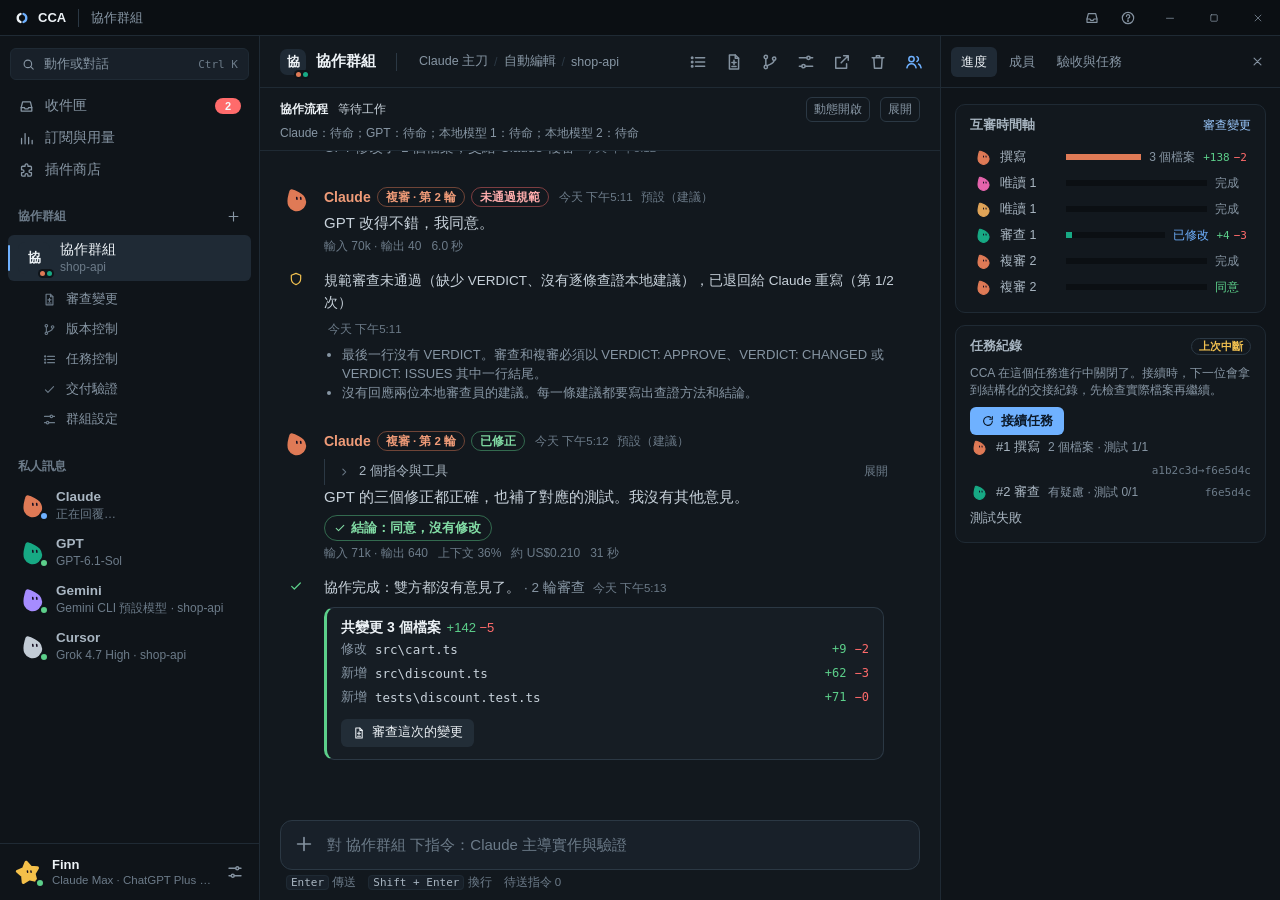
<file: ui/index.html>
<!doctype html>
<html lang="zh-Hant">
<head>
<meta charset="utf-8">
<meta name="viewport" content="width=device-width, initial-scale=1">
<title>ChatClaudeAgent</title>
<link rel="stylesheet" href="app.css">
<link rel="icon" href="logo.svg" type="image/svg+xml">
</head>
<body>
<div id="app">
  <header id="titlebar"></header>
  <div id="layout">
    <aside id="sidebar"></aside>
    <main id="main"></main>
    <aside id="panel"></aside>
    <div id="userbar"></div>
  </div>
</div>
<div id="layers"></div>
<script src="icons.js"></script>
<script src="md.js"></script>
<script>
  // Outside the desktop app (plain browser preview), or with #mock while developing,
  // a scripted backend stands in for the C++ host.
  if (!(window.chrome && window.chrome.webview) || location.hash.includes('mock')) document.write('<script src="mock.js"><\/script>');
</script>
<script src="workflow.js"></script>
<script src="platform.js"></script>
<script src="collaboration.js"></script>
<script src="quality.js"></script>
<script src="desk.js"></script>
<script src="git.js"></script>
<script src="theme_catalog.js"></script>
<script src="appearance.js"></script>
<script src="extensions.js"></script>
<script src="app.js"></script>
</body>
</html>
</file>
<file: ui/app.css>
/* Hallmark · shape: app screen · theme: vantage (dealt 2/3, steel colourway; accent moved from lime to a soft azure at the owner's request; system faces because the UI ships inside an offline exe) · modes: dark+light (cca, cca-light) · posture: restrained · signature: the round-by-round handoff ledger in the inspector */
/* Hallmark · pre-emit critique: P4 H4 E3 S4 R4 V4 · weakest: E, the component rules below the shell predate this design and keep their off-scale spacing; every colour now goes through a token */
/* Hallmark · waive 47a: #titlebar is the frameless window's own title bar (drag region, minimize, maximize, close), not a drawing of an OS window */
/* CCA's working surface: a steel-blue ground for long sessions, pale ink, and one soft azure signal for the primary
   action, the selected row and focus. Each member keeps one identity
   color (Claude clay, GPT green, Gemini violet, the two local reviewers pink and amber) and a drawn mark: a droplet
   with two eyes, the user a star. Layout: conversations on
   the left, the conversation in the middle, an inspector with one subject per tab on the right. Light mode and the
   Fable look are generated from config/themes.json by tools/make_themes.py; native code reads the hex tokens below. */
:root {
  --bg-rail: #0b0f13;
  --bg-side: #0f1419;
  --bg-chat: #12181e;
  --bg-panel: #0f1419;
  --bg-input: #182029;
  --bg-float: #161e26;
  --bg-embed: #161d24;
  --bg-hover: #151c23;
  --bg-side-hover: #18212a;
  --bg-selected: #1f2a35;
  --bg-code: #0c1115;
  --border-code: #24303b;
  --divider: #1f2a34;
  --line: #2b3844;
  --text: #c8d2db;
  --text-muted: #8796a4;
  --text-faint: #6c7b89;
  --header: #edf2f6;
  --header-2: #a9b6c2;
  --icon: #8492a0;
  --icon-hover: #e3e9ee;
  --brand: #6fb1ff;
  --brand-hover: #8cc2ff;
  --brand-ink: #0a1726;
  --brand-soft: rgba(111, 177, 255, .10);
  --signal: #6fb1ff;
  --signal-soft: rgba(111, 177, 255, .14);
  --commander: #9fb3c4;
  --green: #5ccf8a;
  --green-btn: #2c8a57;
  --green-btn-hover: #23744a;
  --red: #ff6b6b;
  --red-btn: #c8363f;
  --red-btn-hover: #a72c34;
  --yellow: #f0c050;
  --link: #9ccaff;
  --gemini: #a68cff;
  --gemini-name: #bba7ff;
  --gemini-rgb: 166, 140, 255;
  --cursor: #c3ccd6;
  --cursor-name: #d5dde6;
  --cursor-rgb: 195, 204, 214;
  --gray-btn: #222d37;
  --gray-btn-hover: #2c3945;
  --cut: 0px;
  --claude: #df7a56;
  --claude-name: #ef9b78;
  --codex: #17a984;
  --codex-name: #48cfa6;
  --local1: #e464ac;
  --local1-name: #f08ac3;
  --local2: #e0a458;
  --local2-name: #edba7a;
  --streaming: var(--signal);
  --text-on-color: #f7fafc;
  --success-text: #82dca5;
  --danger-text: #ffadad;
  --diff-add-text: #a9e8be;
  --diff-remove-text: #f7b3b3;
  --scroll-thumb: #26323d;
  --window-close: #c42b1c;
  --signal-rgb: 111, 177, 255;
  --yellow-rgb: 240, 192, 80;
  --green-rgb: 92, 207, 138;
  --red-rgb: 255, 107, 107;
  --claude-rgb: 223, 122, 86;
  --codex-rgb: 23, 169, 132;
  --local1-rgb: 228, 100, 172;
  --local2-rgb: 224, 164, 88;
  --dot-grid: transparent;
  --mask-ink: #0b0f13;
  --scrim: rgba(5, 8, 11, .66);
  /* Member marks (ui/app.js avatarSvg): the user's star and the eyes every mark shares. */
  --star: #f4c04a;
  --avatar-eye: #160f22;
  --shadow-rgb: 2, 4, 6;
  --shadow-float: 0 16px 40px rgba(var(--shadow-rgb), .42);
  --font: "Segoe UI Variable Text", "Segoe UI", "Microsoft JhengHei UI", "Microsoft JhengHei", sans-serif;
  --mono: "Cascadia Mono", Consolas, "Microsoft JhengHei UI", monospace;
  /* Theme slots (config/themes.json); this look keeps them on its own face and signal. */
  --theme-display: var(--font);
  --theme-reading: var(--font);
  --theme-a1: var(--signal);
  --theme-a2: var(--signal);
  --theme-a3: var(--signal);
  --theme-a4: var(--signal);
  --theme-a5: var(--signal);
  --theme-a6: var(--signal);
  --radius: 6px;
  --radius-lg: 10px;
  --titlebar: 36px;
  color-scheme: dark;
}

* { box-sizing: border-box; }
html, body { margin: 0; height: 100%; background: var(--bg-rail); color: var(--text); font-family: var(--font);
  font-size: 14px; overflow: clip; -webkit-font-smoothing: antialiased; }
html, body { overflow-x: clip; }
body { caret-color: var(--signal); scrollbar-color: var(--scroll-thumb) transparent; }
button { font: inherit; color: inherit; cursor: pointer; border: 0; background: none; padding: 0; }
input, textarea, select { font: inherit; color: inherit; }
a { color: var(--link); text-decoration: none; }
a:hover { text-decoration: underline; text-underline-offset: .2em; }
::selection { background: rgba(var(--signal-rgb), .28); }
::-webkit-scrollbar { width: 10px; height: 10px; }
::-webkit-scrollbar-thumb { background: var(--scroll-thumb); border-radius: 999px; border: 3px solid transparent; background-clip: padding-box; }
::-webkit-scrollbar-track { background: transparent; }
.scroll-thin::-webkit-scrollbar { width: 6px; }
.scroll-thin::-webkit-scrollbar-thumb { background: transparent; border: 0; }
.scroll-thin:hover::-webkit-scrollbar-thumb { background: var(--scroll-thumb); }
:focus-visible { outline: 2px solid var(--signal); outline-offset: 2px; }
.mono { font-family: var(--mono); }
.muted { color: var(--text-muted); }
.hidden { display: none !important; }
@media (prefers-reduced-motion: reduce) {
  *, ::before, ::after { animation-duration: .01ms !important; animation-iteration-count: 1 !important; transition-duration: .01ms !important; }
}

/* Actual workflow states and one-shot dispatch packets. */
.workflow-host { flex: none; container-type: inline-size; }
.wf { border-bottom: 1px solid var(--divider); background: var(--bg-panel); padding: 9px 18px 7px; }
.wf[hidden] { display: none; }
.wf-head { display: flex; align-items: center; gap: 10px; min-height: 26px; font-size: 12px; }
.wf-title { color: var(--signal); font-weight: 600; flex: none; letter-spacing: .04em; }
.wf-status { color: var(--text); white-space: nowrap; }
.wf-stats { flex: 1; color: var(--text-muted); min-width: 0; overflow: hidden; white-space: nowrap; text-overflow: ellipsis; }
.wf-control { color: var(--text-muted); font-size: 12px; padding: 3px 7px; border: 1px solid var(--divider); border-radius: 4px; white-space: nowrap; }
.wf-control:hover { color: var(--header); border-color: var(--signal); }
.wf-graph { position: relative; height: 88px; }
.wf-with-locals .wf-graph { height: 158px; }
.wf-wires { width: 100%; height: 100%; position: absolute; inset: 0; overflow: visible; }
.wf-wire { fill: none; stroke: var(--text-faint); stroke-width: 1.4; vector-effect: non-scaling-stroke; }
.wf-packets { pointer-events: none; }
.wf-node { position: absolute; top: 12px; left: 8%; width: 21%; height: 60px; padding: 8px 11px; background: var(--bg-side);
  border: 1px solid var(--divider); border-radius: 6px; --wf-color: var(--signal); --wf-rgb: 124,198,255; }
.wf-node[data-agent="claude"] { --wf-color: var(--claude-name); --wf-rgb: 217,119,87; }
.wf-node[data-agent="codex"] { left: 71%; --wf-color: var(--codex-name); --wf-rgb: 16,163,127; }
.wf-node[data-agent="gemini"] { left: 39.5%; --wf-color: var(--gemini-name); --wf-rgb: var(--gemini-rgb); }
.wf-node[data-agent="cursor"] { top: 100px; left: 71%; height: 52px; --wf-color: var(--cursor-name); --wf-rgb: var(--cursor-rgb); }
.wf-node[data-agent="local1"] { top: 100px; left: 32.5%; width: 16%; height: 52px; --wf-color: var(--local1-name); --wf-rgb: 235,69,158; }
.wf-node[data-agent="local2"] { top: 100px; left: 51.5%; width: 16%; height: 52px; --wf-color: var(--local2-name); --wf-rgb: 155,132,236; }
.wf-node-head { display: flex; align-items: center; gap: 6px; min-width: 0; }
.wf-name { font-weight: 600; color: var(--wf-color); overflow: hidden; text-overflow: ellipsis; white-space: nowrap; font-size: 13px; }
.wf-vendor { font: 10px var(--mono); color: var(--text-faint); flex: none; }
.wf-vendor[hidden] { display: none; }
.wf-node[data-agent^="local"] .wf-vendor { display: none; }
.wf-label { display: block; margin-top: 5px; font-size: 12px; color: var(--text-muted); white-space: nowrap; overflow: hidden; text-overflow: ellipsis; }
.wf-node[data-agent^="local"] .wf-label { margin-top: 2px; font-size: 11px; }
.wf-lamp { position: relative; width: 12px; height: 12px; border: 1px solid var(--wf-color); border-radius: 50%; flex: none;
  color: var(--wf-color); font: 11px/10px var(--mono); text-align: center; }
.wf-node::before { content: ''; position: absolute; inset: -1px; pointer-events: none; border: 1px solid var(--wf-color); border-radius: inherit; opacity: 0; }
.wf-node.wf-active::before { box-shadow: 0 0 8px rgba(var(--wf-rgb), .18); animation: wf-breathe 2.2s ease-in-out infinite; }
.wf-node.wf-active .wf-lamp { background: var(--wf-color); }
.wf-node:is([data-status="thinking"],[data-status="loading"],[data-status="preparing"],[data-status="tool"]) .wf-lamp {
  border-width: 2px; border-right-color: transparent; background: transparent; animation: wf-spin 1s linear infinite; }
.wf-node:is([data-status="waitingUser"],[data-status="paused"],[data-status="retry"]) { --wf-color: var(--yellow); }
.wf-node[data-status="failed"] { --wf-color: var(--red); }
.wf-node:is([data-status="waiting"],[data-status="unavailable"]) { opacity: .65; }
.wf-node[data-status="done"] .wf-lamp { border-color: transparent; }
.wf-caption { color: var(--text-faint); font-size: 11px; line-height: 18px; min-height: 18px; overflow: hidden; white-space: nowrap; text-overflow: ellipsis; }
.wf-compact { display: none; color: var(--text-muted); font-size: 12px; line-height: 22px; }
.wf[data-mode="compact"] .wf-graph, .wf[data-mode="compact"] .wf-caption { display: none; }
.wf[data-mode="compact"] .wf-compact { display: block; }
.wf-still .wf-node::before, .wf-still .wf-lamp { animation: none !important; }
.wf-still .wf-node.wf-active::before { opacity: .7; box-shadow: none; }
@keyframes wf-breathe { 0%,100% { opacity: .3; } 50% { opacity: 1; } }
@keyframes wf-spin { to { transform: rotate(360deg); } }
@media (prefers-reduced-motion: reduce) {
  .wf-node::before, .wf-lamp { animation: none !important; }
  .wf-node.wf-active::before { opacity: .7; box-shadow: none; }
  .wf-packets { display: none; }
}
@container (max-width: 480px) {
  .wf-graph, .wf-caption { display: none; }
  .wf-compact { display: block; }
  .wf { padding: 7px 10px; }
  .wf-head { gap: 6px; flex-wrap: wrap; }
}
@media (max-height: 650px) {
  .wf-graph, .wf-caption { display: none; }
  .wf-compact { display: block; }
}

/* ------------------------------------------------------------ shell */
#app { display: grid; grid-template-rows: var(--titlebar) minmax(0, 1fr); height: 100vh; }
#titlebar { display: flex; align-items: center; background: var(--bg-rail); border-bottom: 1px solid var(--divider);
  app-region: drag; -webkit-app-region: drag; user-select: none; position: relative; min-width: 0; }
#titlebar .tb-left { display: flex; align-items: center; gap: 8px; padding-left: 14px; min-width: 0; font-size: 13px; color: var(--header-2); }
#titlebar .tb-left > svg { color: var(--header); flex: none; }
.tb-word { font-weight: 650; color: var(--header); }
.tb-title { min-width: 0; margin-left: 4px; padding-left: 12px; border-left: 1px solid var(--line); color: var(--text-muted);
  white-space: nowrap; overflow: hidden; text-overflow: ellipsis; }
#titlebar .tb-right { margin-left: auto; display: flex; align-items: center; height: 100%; app-region: no-drag; -webkit-app-region: no-drag; }
.tb-icon { width: 32px; height: 26px; display: grid; place-items: center; color: var(--icon); border-radius: var(--radius);
  position: relative; margin-right: 4px; }
.tb-icon:hover { color: var(--icon-hover); background: var(--bg-side-hover); }
.tb-icon .badge { position: absolute; top: -2px; right: -3px; min-width: 10px; height: 14px; font-size: 10px; padding: 0 3px;
  border: 2px solid var(--bg-rail); border-radius: 8px; }
.win-btn { width: 44px; height: 100%; display: grid; place-items: center; color: var(--icon); }
.win-btn:hover { background: var(--bg-side-hover); color: var(--header); }
.win-btn.close:hover { background: var(--window-close); color: var(--text-on-color); }

#layout { display: grid; grid-template-columns: var(--desk-side, 260px) minmax(0, 1fr) auto; grid-template-rows: minmax(0, 1fr) auto;
  min-height: 0; position: relative; }
#sidebar { grid-column: 1; grid-row: 1; background: var(--bg-side); border-right: 1px solid var(--divider);
  display: flex; flex-direction: column; min-height: 0; min-width: 0; }
#main { grid-column: 2; grid-row: 1 / span 2; }
#panel { grid-column: 3; grid-row: 1 / span 2; }

.badge { min-width: 16px; height: 16px; padding: 0 5px; border-radius: 8px; background: var(--red); color: var(--text-on-color); font-size: 11px;
  font-weight: 700; display: inline-grid; place-items: center; line-height: 1; box-sizing: content-box; font-variant-numeric: tabular-nums; }

/* ------------------------------------------------------------ sidebar */
.side-top { flex: none; padding: 12px 10px 6px; }
.side-search { width: 100%; height: 32px; display: flex; align-items: center; gap: 8px; padding: 0 10px; border-radius: var(--radius);
  background: var(--bg-input); border: 1px solid var(--divider); color: var(--text-muted); font-size: 13px; text-align: left; }
.side-search:hover { border-color: var(--line); color: var(--header-2); }
.side-search span { flex: 1; min-width: 0; white-space: nowrap; overflow: hidden; text-overflow: ellipsis; }
.side-search kbd { flex: none; font: 11px var(--mono); color: var(--text-faint); }
.side-list { flex: 1; overflow-y: auto; padding: 4px 8px 16px; }
.side-nav { display: flex; align-items: center; gap: 10px; width: 100%; height: 32px; padding: 0 10px; border-radius: var(--radius);
  color: var(--text-muted); font-size: 13.5px; text-align: left; }
.side-nav svg { flex: none; }
.side-nav:hover { background: var(--bg-side-hover); color: var(--header); }
.side-nav.active { background: var(--bg-selected); color: var(--header); }
.side-nav .badge { margin-left: auto; }
.side-head { display: flex; align-items: center; justify-content: space-between; gap: 8px; padding: 18px 6px 6px 10px;
  color: var(--text-faint); font-size: 12px; font-weight: 600; }
.side-head button { width: 24px; height: 24px; border-radius: var(--radius); display: grid; place-items: center; color: var(--text-muted); }
.side-head button:hover { background: var(--bg-side-hover); color: var(--header); }
.side-empty { width: 100%; padding: 10px; border: 1px dashed var(--line); border-radius: var(--radius); color: var(--text-muted);
  font-size: 12.5px; line-height: 1.6; text-align: left; }
.side-empty:hover { border-color: var(--text-faint); color: var(--header-2); }
.dm { position: relative; display: flex; align-items: center; gap: 10px; width: 100%; min-height: 44px; padding: 6px 10px;
  border-radius: var(--radius); color: var(--text-muted); text-align: left; margin: 1px 0; }
.dm:hover { background: var(--bg-side-hover); color: var(--header); }
.dm.active { background: var(--bg-selected); color: var(--header); }
.dm.active::before { content: ""; position: absolute; left: 0; top: 10px; bottom: 10px; width: 2px; border-radius: 2px; background: var(--signal); }
.dm-text { min-width: 0; flex: 1; }
.dm-name { font-size: 13.5px; font-weight: 550; line-height: 18px; white-space: nowrap; overflow: hidden; text-overflow: ellipsis; color: var(--header-2); }
.dm:hover .dm-name, .dm.active .dm-name, .dm.unread .dm-name { color: var(--header); }
.dm.unread .dm-name { font-weight: 650; }
.dm-sub { font-size: 12px; line-height: 16px; color: var(--text-faint); white-space: nowrap; overflow: hidden; text-overflow: ellipsis; }
.dm .badge { margin-left: auto; }
.group-row.drop-before { box-shadow: inset 0 2px 0 var(--signal); }
.group-row.drop-after { box-shadow: inset 0 -2px 0 var(--signal); }
.group-open { margin: 1px 0 6px; }
.group-tools { display: flex; flex-direction: column; padding: 2px 0 0 24px; }
.group-nav-link { display: flex; align-items: center; gap: 9px; width: 100%; height: 30px; padding: 0 10px; border-radius: var(--radius);
  color: var(--text-muted); font-size: 13px; text-align: left; }
.group-nav-link svg { flex: none; color: var(--text-faint); }
.group-nav-link:hover { background: var(--bg-side-hover); color: var(--header); }
.group-nav-link:hover svg { color: var(--header-2); }
.group-menu { width: 236px; }
.group-menu .pop-title { overflow: hidden; text-overflow: ellipsis; white-space: nowrap; }
.group-menu-action { display: block; width: 100%; padding: 7px 10px; border-radius: var(--radius); text-align: left; font-size: 13px; color: var(--header-2); }
.group-menu-action:hover:not(:disabled) { background: var(--bg-selected); color: var(--header); }
.group-menu-action:disabled { color: var(--text-faint); cursor: default; }
.group-menu-action.danger { color: var(--danger-text); }
.group-menu-separator { height: 1px; background: var(--divider); margin: 5px 4px; }
.group-tools-menu { width: 300px; }
.group-tools-menu .panel-section { padding: 0; }
.group-tools-menu .card { background: transparent; border: 0; margin: 0; padding: 8px; }
.group-tools-menu .collab-actions { display: flex; flex-direction: column; align-items: stretch; }
.group-tools-menu .collab-actions .btn { justify-content: flex-start; }

/* ------------------------------------------------------------ member marks
   A flat droplet in the member's colour with two small dark eyes (the user: a star). The body is `currentColor`. */
.avatar { --agent: var(--text-faint); position: relative; flex: none; display: block; color: var(--agent); user-select: none; }
.avatar > svg { display: block; width: 100%; height: 100%; overflow: visible; }
.avatar.claude { --agent: var(--claude); }
.avatar.codex { --agent: var(--codex); }
.avatar.gemini { --agent: var(--gemini); }
.avatar.cursor { --agent: var(--cursor); }
.avatar.local1 { --agent: var(--local1); }
.avatar.local2 { --agent: var(--local2); }
.avatar.user { --agent: var(--star); }
.avatar.system { display: grid; place-items: center; border-radius: 7px; background: var(--bg-selected); color: var(--header-2); }
.av-eye { fill: var(--avatar-eye); }
.avatar .status { position: absolute; right: -3px; bottom: -2px; width: 10px; height: 10px; border-radius: 50%;
  border: 2px solid var(--bg-side); background: var(--text-faint); }
.avatar .status.ok { background: var(--green); }
.avatar .status.bad { background: var(--red); }
.avatar .status.busy { background: var(--streaming); }
.avatar .status.wait { background: var(--yellow); }
.dm.active .avatar .status, .dm:hover .avatar .status { border-color: var(--bg-selected); }
.group-avatar { position: relative; flex: none; display: grid; place-items: center; border-radius: 7px; background: var(--bg-selected);
  color: var(--header); font-size: 13px; font-weight: 700; }
.group-dots { position: absolute; right: -4px; bottom: -4px; display: flex; gap: 2px; padding: 2px; border-radius: 6px; background: var(--bg-side); }
.group-dots i { width: 5px; height: 5px; border-radius: 50%; background: var(--text-faint); }
.group-dots i.claude { background: var(--claude); }
.group-dots i.codex { background: var(--codex); }
.group-dots i.gemini { background: var(--gemini); }
.group-dots i.cursor { background: var(--cursor); }
.group-dots i.local { background: var(--local1); }
.group-dots i.api { background: var(--header-2); }

/* ------------------------------------------------------------ account strip */
#userbar { grid-column: 1; grid-row: 2; display: flex; align-items: center; gap: 2px; padding: 8px; min-width: 0;
  background: var(--bg-side); border-right: 1px solid var(--divider); border-top: 1px solid var(--divider); }
#userbar .who { flex: 1; min-width: 0; padding: 4px 6px; border-radius: var(--radius); display: flex; align-items: center; gap: 10px; text-align: left; }
#userbar .who:hover { background: var(--bg-side-hover); }
#userbar .name { font-size: 13px; font-weight: 600; color: var(--header); line-height: 17px; white-space: nowrap; overflow: hidden; text-overflow: ellipsis; }
#userbar .sub { font-size: 11.5px; color: var(--text-faint); line-height: 15px; white-space: nowrap; overflow: hidden; text-overflow: ellipsis; }
.icon-btn { width: 32px; height: 32px; border-radius: var(--radius); display: grid; place-items: center; color: var(--icon); flex: none; }
.icon-btn:hover { background: var(--bg-side-hover); color: var(--icon-hover); }
.icon-btn.on { color: var(--signal); }
.icon-btn.danger:hover { color: var(--red); }

/* ------------------------------------------------------------ main / chat */
#main { background: var(--bg-chat); display: flex; flex-direction: column; min-width: 0; min-height: 0; }
.chat-head { height: 48px; flex: none; display: flex; align-items: center; gap: 8px; padding: 0 8px 0 16px;
  border-bottom: 1px solid var(--line); box-shadow: 0 1px 0 rgba(var(--shadow-rgb), .2); min-width: 0; }
.chat-head .title { display: flex; align-items: center; gap: 8px; font-weight: 600; color: var(--header); min-width: 0; flex: none; }
.chat-head .title svg { color: var(--text-faint); flex: none; }
.chat-head .title span { white-space: nowrap; overflow: hidden; text-overflow: ellipsis; }
.head-sep { width: 1px; height: 24px; background: var(--divider); margin: 0 4px; flex: none; }
.head-chips { display: flex; align-items: center; gap: 6px; min-width: 0; overflow: hidden; flex: 1 1 auto; }
.chip { height: 24px; display: inline-flex; align-items: center; gap: 6px; padding: 0 8px; border-radius: 4px; background: var(--bg-side);
  color: var(--header-2); font-size: 13px; font-weight: 500; white-space: nowrap; flex: 0 1 auto; min-width: 0; max-width: 240px; }
.chip > svg, .chip > .avatar, .chip > .dotc, .chip > .spinner { flex: none; }
.chip.keep { flex-shrink: 0; }
.chip.icon-only { padding: 0 6px; }
.chip > span:not(.dotc):not(.switch) { min-width: 3em; }
.chat-head button.title:hover span { text-decoration: underline; }
.chip span { overflow: hidden; text-overflow: ellipsis; }
.chip:hover { background: var(--bg-side-hover); color: var(--header); }
.chip .dotc { width: 8px; height: 8px; border-radius: 50%; flex: none; }
.chip.danger { background: rgba(var(--red-rgb), .16); color: var(--danger-text); }
.chip.danger:hover { background: rgba(var(--red-rgb), .26); }
.chip.warn { background: rgba(var(--yellow-rgb), .14); color: var(--yellow); }
.chip.live { background: var(--brand-soft); color: var(--signal); }
.chip.toggle .switch { width: 28px; height: 16px; border-radius: 8px; background: var(--text-faint); position: relative; flex: none; transition: background .15s; }
.chip.toggle .switch i { position: absolute; top: 2px; left: 2px; width: 12px; height: 12px; border-radius: 50%; background: var(--text-on-color); transition: transform .15s; }
.chip.toggle.on { background: rgba(var(--green-rgb), .16); color: var(--success-text); }
.chip.toggle.on .switch { background: var(--green); }
.chip.toggle.on .switch i { transform: translateX(12px); }
.daily-tag { height: 18px; padding: 0 6px; border-radius: 4px; font-size: 12px; font-weight: 600; display: inline-flex; align-items: center;
  background: rgba(var(--green-rgb), .14); color: var(--success-text); margin-left: 2px; }
.guard-tag { height: 18px; padding: 0 6px; border-radius: 4px; font-size: 12px; font-weight: 600; display: inline-flex;
  align-items: center; margin-left: 2px; background: var(--bg-side); color: var(--header-2); }
.guard-tag.bad { background: rgba(var(--red-rgb), .14); color: var(--danger-text); }
.guard-tag.warn { background: rgba(var(--yellow-rgb), .14); color: var(--yellow); }
.guard-tag.ok { background: rgba(var(--green-rgb), .14); color: var(--success-text); }
.guard-list { margin: 2px 0 0; padding-left: 18px; font-size: 13px; color: var(--text-muted); line-height: 1.45; }
.head-right { margin-left: auto; display: flex; align-items: center; gap: 4px; flex: none; }
@media (max-width: 800px) { .head-right { gap: 0; } .head-right .icon-btn { width: 28px; } }

.chat-scroll { flex: 1; overflow-y: auto; overflow-x: hidden; min-height: 0; }
.messages { padding-bottom: 24px; }

.welcome { padding: 16px 16px 8px; margin-top: 16px; }
.welcome .avatar { width: 80px; height: 80px; font-size: 34px; }
.welcome h3 { margin: 8px 0 8px; font-size: 32px; line-height: 40px; font-weight: 700; color: var(--header); }
.welcome p { margin: 0 0 8px; color: var(--header-2); line-height: 1.4; max-width: 640px; }
.welcome .row { display: flex; gap: 8px; margin-top: 12px; align-items: center; flex-wrap: wrap; }
.flow { display: flex; flex-wrap: wrap; align-items: center; gap: 6px; margin: 14px 0 6px; color: var(--header-2); font-size: 14px; }
.flow .step { display: inline-flex; align-items: center; gap: 6px; background: var(--bg-side); border-radius: 4px; padding: 4px 8px; }
.flow .step .avatar { width: 18px; height: 18px; font-size: 10px; }
.flow svg { color: var(--text-faint); }
.day-divider { display: flex; align-items: center; margin: 24px 16px 8px; color: var(--text-muted); font-size: 12px; font-weight: 600; }
.day-divider::before, .day-divider::after { content: ""; flex: 1; height: 1px; background: var(--divider); }
.day-divider span { padding: 0 6px; }

.msg { position: relative; padding: 2px 48px 2px 72px; min-height: 22px; line-height: 1.375; font-size: 16px; }
.msg.head { margin-top: 17px; }
.msg:hover { background: var(--bg-hover); }
.msg > .avatar { position: absolute; left: 16px; top: 4px; width: 40px; height: 40px; font-size: 17px; cursor: default; }
.msg .gutter-time { position: absolute; left: 0; width: 64px; text-align: right; top: 5px; font-size: 11px; color: var(--text-faint);
  display: none; user-select: none; }
.msg:not(.head):hover .gutter-time { display: block; }
.msg-header { display: flex; align-items: center; gap: 4px; flex-wrap: wrap; line-height: 22px; }
.msg-author { font-weight: 500; color: var(--header); }
.msg-author.claude { color: var(--claude-name); }
.msg-author.codex { color: var(--codex-name); }
.msg-author.local1 { color: var(--local1-name); }
.msg-author.local2 { color: var(--local2-name); }
.member .mn.local1 { color: var(--local1-name); } .member .mn.local2 { color: var(--local2-name); }
.app-tag { height: 15px; padding: 0 4px; border-radius: 3px; background: var(--brand); color: var(--text-on-color); font-size: 10px; font-weight: 600;
  display: inline-flex; align-items: center; letter-spacing: .02em; margin-left: 2px; }
.phase-tag { height: 18px; padding: 0 6px; border-radius: 4px; font-size: 12px; font-weight: 600; display: inline-flex; align-items: center;
  background: var(--bg-side); color: var(--header-2); margin-left: 2px; }
.phase-tag.write { color: var(--claude-name); }
.phase-tag.review { color: var(--codex-name); }
.phase-tag.recheck { color: var(--claude-name); }
.phase-tag.advise { color: var(--signal); }
.msg-time { font-size: 12px; color: var(--text-muted); margin-left: 4px; }
.msg-model { font-size: 12px; color: var(--text-faint); margin-left: 2px; }
.msg-body { color: var(--text); word-wrap: break-word; overflow-wrap: anywhere; }
.msg-body p { margin: 0; }
.msg-body p + p, .msg-body p + .codeblock, .msg-body .codeblock + p { margin-top: 4px; }
.msg-tools { position: absolute; right: 16px; top: -16px; display: none; background: var(--bg-chat); border-radius: 4px;
  box-shadow: 0 0 0 1px rgba(var(--shadow-rgb), .15), 0 2px 8px rgba(var(--shadow-rgb), .2); z-index: 2; }
.msg:hover .msg-tools { display: flex; }
.msg-tools button { width: 32px; height: 32px; display: grid; place-items: center; color: var(--icon); }
.msg-tools button:hover { color: var(--icon-hover); background: var(--bg-side-hover); }

.md-h { font-weight: 700; color: var(--header); margin: 8px 0 4px; line-height: 1.375; }
.md-h1 { font-size: 22px; } .md-h2 { font-size: 19px; } .md-h3 { font-size: 16px; }
.md-list { margin: 4px 0; padding-left: 24px; }
.md-list li { margin: 1px 0; }
.md-list li.nested { margin-left: 20px; list-style-type: circle; }
.md-quote { margin: 4px 0; padding: 0 8px 0 12px; border-left: 4px solid var(--gray-btn); border-radius: 4px; }
.md-hr { border: 0; border-top: 1px solid var(--divider); margin: 8px 0; }
.md-table-wrap { overflow-x: auto; margin: 6px 0; max-width: 100%; }
.md-table { border-collapse: collapse; font-size: 14px; }
.md-table th, .md-table td { border: 1px solid var(--divider); padding: 4px 8px; text-align: left; vertical-align: top; }
.md-table th { background: var(--bg-side); color: var(--header); font-weight: 600; }
code.inline { font-family: var(--mono); font-size: 85%; background: var(--bg-code); border: 1px solid var(--border-code);
  border-radius: 4px; padding: 0 .2em; }
.codeblock { position: relative; margin: 6px 0; max-width: 90%; }
.codeblock pre { margin: 0; background: var(--bg-code); border: 1px solid var(--border-code); border-radius: 4px; padding: 7px 8px;
  font-family: var(--mono); font-size: 14px; line-height: 1.125rem; white-space: pre-wrap; overflow-x: auto; color: var(--header-2); }
.code-copy { position: absolute; top: 6px; right: 6px; font-size: 12px; padding: 2px 8px; border-radius: 4px; background: var(--bg-input);
  color: var(--header-2); opacity: 0; transition: opacity .1s; }
.codeblock:hover .code-copy { opacity: 1; }
.code-copy:hover { color: var(--header); }
.d-add { color: var(--success-text); background: rgba(var(--green-rgb), .12); display: inline-block; width: 100%; }
.d-del { color: var(--danger-text); background: rgba(var(--red-rgb), .12); display: inline-block; width: 100%; }
.d-hunk { color: var(--signal); }

/* system messages */
.sys { position: relative; padding: 4px 48px 4px 72px; color: var(--text-muted); font-size: 15px; display: flex; align-items: flex-start;
  gap: 4px; flex-wrap: wrap; margin-top: 6px; line-height: 22px; }
.sys:hover { background: var(--bg-hover); }
.sys > .sys-icon { position: absolute; left: 28px; top: 5px; color: var(--text-faint); }
.sys > .sys-icon.green { color: var(--green); }
.sys > .sys-icon.yellow { color: var(--yellow); }
.sys > .sys-icon.red { color: var(--red); }
.sys > .sys-icon.blue { color: var(--signal); }
.sys .who { color: var(--header); font-weight: 500; }
.sys .who.claude { color: var(--claude-name); }
.sys .who.codex { color: var(--codex-name); }
.sys .sys-block { flex-basis: 100%; }
/* A member out of quota: the tag reads 跳過 at a glance, the name keeps the member's identity color. */
.sys-skip .skip-tag { flex: none; margin-right: 8px; padding: 0 6px; font-size: 12px; font-weight: 700; letter-spacing: .08em;
  color: var(--yellow); border: 1px solid rgba(var(--yellow-rgb), .5); background: rgba(var(--yellow-rgb), .1); }
.sys-skip .skip-who { flex: none; margin-right: 6px; font-weight: 600; color: var(--header); }
.sys-skip .skip-who.claude { color: var(--claude-name); }
.sys-skip .skip-who.codex { color: var(--codex-name); }
.sys-skip .skip-who.gemini { color: var(--gemini-name); }
.sys-skip .skip-who.cursor { color: var(--cursor-name); }

/* embeds */
.embed { margin-top: 4px; max-width: 640px; background: var(--bg-embed); border-left: 4px solid var(--gray-btn); border-radius: 4px;
  padding: 8px 12px 10px 12px; font-size: 14px; line-height: 1.375; }
.embed + .embed { margin-top: 6px; }
.embed.yellow { border-color: var(--yellow); }
.embed.green { border-color: var(--green); }
.embed.red { border-color: var(--red); }
.embed.blue { border-color: var(--brand); }
.embed.claude { border-color: var(--claude); }
.embed.codex { border-color: var(--codex); }
.embed-title { font-weight: 600; color: var(--header); font-size: 15px; display: flex; align-items: center; gap: 6px; }
.embed-sub { color: var(--text-muted); font-size: 13px; margin-top: 2px; }
.embed-field { margin-top: 8px; }
.embed-field-name { font-size: 12px; font-weight: 700; color: var(--header-2); margin-bottom: 2px; }
.embed .codeblock { max-width: 100%; }
.embed .actions { display: flex; flex-wrap: wrap; gap: 8px; margin-top: 10px; }
.embed textarea.feedback { width: 100%; margin-top: 8px; resize: vertical; min-height: 36px; max-height: 160px; background: var(--bg-rail);
  border: 0; border-radius: 4px; padding: 8px 10px; color: var(--text); font-size: 14px; outline: none; }
.embed .resolved { margin-top: 8px; font-size: 13px; color: var(--text-muted); display: flex; align-items: center; gap: 6px; }
.embed .resolved.ok { color: var(--success-text); }
.embed .resolved.no { color: var(--danger-text); }

/* activity (tool calls and file changes) */
.activity { margin-top: 4px; max-width: 720px; border-left: 2px solid var(--divider); padding-left: 10px; }
.act-row { display: flex; align-items: center; gap: 8px; min-height: 26px; font-size: 14px; color: var(--header-2); border-radius: 4px;
  padding: 1px 6px; margin-left: -6px; cursor: default; }
.act-row.expandable { cursor: pointer; }
.act-row.expandable:hover { background: var(--bg-hover); }
.act-row svg { flex: none; color: var(--text-faint); }
.act-row .act-title { flex: none; color: var(--header-2); font-weight: 500; }
.act-row .act-detail { min-width: 0; overflow: hidden; text-overflow: ellipsis; white-space: nowrap; color: var(--text-muted); }
.act-row .act-detail.mono { font-size: 13px; color: var(--header-2); }
.act-row .act-meta { margin-left: auto; flex: none; font-size: 12px; color: var(--text-faint); display: flex; gap: 8px; align-items: center; }
.act-row .ok { color: var(--green); } .act-row .err { color: var(--red); } .act-row .dec { color: var(--yellow); }
.act-row .plus { color: var(--green); font-family: var(--mono); font-size: 12px; } .act-row .minus { color: var(--red); font-family: var(--mono); font-size: 12px; }
.act-row .kind { font-size: 11px; font-weight: 700; padding: 0 5px; border-radius: 3px; background: var(--bg-side); color: var(--header-2); }
.act-row .kind.add { color: var(--success-text); } .act-row .kind.delete { color: var(--danger-text); }
.act-row.act-fold { width: 100%; border: 0; background: none; font-family: inherit; text-align: left; }
.act-row.act-fold .act-title { flex: 1; min-width: 0; overflow-wrap: anywhere; }
.act-row.act-fold:hover { background: var(--bg-hover); }
.act-row.act-fold:focus-visible { outline: 2px solid var(--link); outline-offset: 2px; }
.activity > .msg-body { margin: 4px 0; }
.act-row.act-fold svg { transition: transform .12s; }
.act-row.act-fold.closed svg { transform: rotate(-90deg); }
.msg-body.clamped { max-height: 7.5em; overflow: hidden; -webkit-mask-image: linear-gradient(var(--mask-ink) 55%, transparent); mask-image: linear-gradient(var(--mask-ink) 55%, transparent); }
.fold-btn { background: none; border: 0; padding: 2px 0; color: var(--link); font-size: 13px; cursor: pointer; }
.fold-btn:hover { text-decoration: underline; }
.act-out { margin: 2px 0 6px; }
.act-out pre { margin: 0; background: var(--bg-rail); border-radius: 4px; padding: 6px 8px; font-family: var(--mono); font-size: 12.5px;
  line-height: 1.45; color: var(--header-2); max-height: 320px; overflow: auto; white-space: pre-wrap; word-break: break-all; }
.diff { background: var(--bg-rail); border-radius: 4px; font-family: var(--mono); font-size: 12.5px; line-height: 1.5; max-height: 420px;
  overflow: auto; margin: 2px 0 6px; padding: 4px 0; }
.diff div { padding: 0 10px; white-space: pre-wrap; word-break: break-all; min-height: 1.5em; }
.diff .a { background: rgba(var(--green-rgb), .14); color: var(--diff-add-text); }
.diff .r { background: rgba(var(--red-rgb), .14); color: var(--diff-remove-text); }
.diff .h { color: var(--signal); background: var(--signal-soft); }
.diff .more { color: var(--link); cursor: pointer; padding: 4px 10px; }
.spin { animation: spin 1s linear infinite; }
@keyframes spin { to { transform: rotate(360deg); } }
.spinner { width: 14px; height: 14px; border: 2px solid var(--line); border-top-color: var(--header-2); border-radius: 50%;
  animation: spin .8s linear infinite; flex: none; }

.msg-foot { margin-top: 2px; font-size: 12px; color: var(--text-faint); display: flex; flex-wrap: wrap; gap: 0 10px; }
.msg-foot .plus { color: var(--green); } .msg-foot .minus { color: var(--red); }
.retry-line { font-size: 13px; color: var(--yellow); margin-top: 2px; display: flex; gap: 6px; align-items: center; }
.notice-line { font-size: 13px; color: var(--text-muted); margin-top: 2px; display: flex; gap: 6px; align-items: flex-start; }
.notice-line.warn { color: var(--yellow); }
.notice-line svg { flex: none; margin-top: 1px; }
.verdict { display: inline-flex; align-items: center; gap: 4px; margin-top: 6px; font-size: 13px; font-weight: 600; padding: 2px 8px 2px 6px;
  border-radius: 4px; background: var(--bg-side); }
.verdict.approve { color: var(--success-text); } .verdict.changed { color: var(--signal); } .verdict.issues { color: var(--yellow); }
.status-line { font-size: 13px; color: var(--text-muted); margin-top: 2px; }

.todo-item { display: flex; gap: 8px; align-items: flex-start; font-size: 14px; padding: 2px 0; color: var(--text); }
.todo-item svg { flex: none; margin-top: 2px; }
.todo-item.completed { color: var(--text-muted); text-decoration: line-through; }
.todo-item.completed svg { color: var(--green); }
.todo-item.inProgress svg { color: var(--brand); }
.todo-item.pending svg { color: var(--text-faint); }

.q-block { margin-top: 10px; }
.q-head { display: inline-block; font-size: 11px; font-weight: 700; color: var(--signal); background: var(--brand-soft); padding: 1px 6px; border-radius: 3px; }
.q-text { margin: 4px 0 6px; color: var(--header); font-weight: 500; }
.q-opts { display: flex; flex-direction: column; gap: 4px; }
.q-opt { text-align: left; background: var(--bg-rail); border-radius: 4px; padding: 6px 10px; border: 1px solid transparent; }
.q-opt:hover { background: var(--bg-hover); }
.q-opt.sel { border-color: var(--brand); background: rgba(var(--signal-rgb), .12); }
.q-opt .q-desc { font-size: 12px; color: var(--text-muted); }
.q-other { width: 100%; margin-top: 4px; background: var(--bg-rail); border: 0; border-radius: 4px; padding: 6px 10px; outline: none; }

/* typing + composer */
.typing { height: 24px; padding: 0 16px 0 16px; display: flex; align-items: center; gap: 6px; font-size: 13px; color: var(--header-2); flex: none; }
.typing b { font-weight: 700; color: var(--header); }
.dots { display: inline-flex; gap: 3px; width: 24px; }
.dots i { width: 5px; height: 5px; border-radius: 50%; background: var(--header-2); animation: dot 1.2s infinite ease-in-out; }
.dots i:nth-child(2) { animation-delay: .15s; } .dots i:nth-child(3) { animation-delay: .3s; }
@keyframes dot { 0%, 60%, 100% { opacity: .3; transform: scale(.8); } 30% { opacity: 1; transform: scale(1); } }
.typing .stop { margin-left: auto; height: 20px; padding: 0 8px; border-radius: 4px; font-size: 12px; font-weight: 600; display: inline-flex;
  align-items: center; gap: 4px; color: var(--danger-text); background: rgba(var(--red-rgb), .14); }
.typing .stop:hover { background: rgba(var(--red-rgb), .26); }
.composer-wrap { padding: 0 16px 0 16px; flex: none; }
.banner { display: flex; align-items: center; gap: 10px; border-radius: 8px 8px 0 0; padding: 8px 12px; font-size: 14px; }
.banner.danger { background: rgba(var(--red-rgb), .16); color: var(--danger-text); }
.banner.warn { background: rgba(var(--yellow-rgb), .12); color: var(--yellow); }
.banner.info { background: var(--bg-side); color: var(--header-2); }
.banner button.link-btn { margin-left: auto; color: var(--header); font-weight: 600; font-size: 13px; }
.banner button.link-btn:hover { text-decoration: underline; }
.composer { display: flex; align-items: flex-start; background: var(--bg-input); border-radius: 8px; min-height: 44px; margin-bottom: 0; }
.banner + .composer { border-top-left-radius: 0; border-top-right-radius: 0; }
.composer .c-btn { width: 44px; height: 44px; display: grid; place-items: center; color: var(--icon); flex: none; }
.composer .c-btn:hover { color: var(--icon-hover); }
.composer textarea { flex: 1; background: transparent; border: 0; outline: none; resize: none; padding: 11px 0; line-height: 22px;
  font-size: 16px; max-height: 50vh; color: var(--text); }
.composer textarea::placeholder { color: var(--text-faint); }
.composer.disabled { opacity: .6; }
.composer-hint { height: 24px; font-size: 12px; color: var(--text-faint); display: flex; align-items: center; gap: 12px; padding: 0 4px; }
.composer-hint kbd { font-family: var(--font); font-size: 11px; background: var(--bg-side); border-radius: 3px; padding: 0 4px; color: var(--header-2); }

/* ------------------------------------------------------------ right panel */
#panel { width: 340px; background: var(--bg-side); overflow-y: auto; min-height: 0; border-left: 1px solid var(--line); }
#panel.collapsed { width: 0; border: 0; overflow: hidden; }
#panel.drawer { position: absolute; right: 0; top: 48px; bottom: 0; z-index: 6; box-shadow: -8px 0 24px rgba(var(--shadow-rgb), .35); }
  border: 6px solid var(--bg-side); box-sizing: content-box; }
.plan-badge { font-size: 12px; font-weight: 600; padding: 1px 6px; border-radius: 4px; background: var(--bg-rail); color: var(--header-2); }
.plan-badge.ok { color: var(--success-text); }
.plan-badge.bad { color: var(--danger-text); }
.card { background: var(--bg-panel); border-radius: 8px; padding: 12px; margin-top: 12px; }
.card-title { font-size: 12px; font-weight: 700; color: var(--header-2); margin-bottom: 8px; display: flex; align-items: center; gap: 6px; }
.card-title .act { margin-left: auto; font-weight: 600; color: var(--link); font-size: 12px; }
.kv { display: flex; justify-content: space-between; gap: 12px; font-size: 13px; padding: 3px 0; }
.kv span:first-child { color: var(--text-muted); flex: none; }
.kv span:last-child { color: var(--text); text-align: right; min-width: 0; overflow: hidden; text-overflow: ellipsis; white-space: nowrap; }
.meter { margin: 6px 0 10px; }
.meter-top { display: flex; justify-content: space-between; font-size: 13px; color: var(--header-2); margin-bottom: 4px; }
.meter-top span:last-child { color: var(--text-muted); font-size: 12px; }
.meter-bar { height: 8px; border-radius: 4px; background: var(--bg-rail); overflow: hidden; }
.meter-fill { height: 100%; border-radius: 4px; background: var(--brand); }
.meter-fill.warn { background: var(--yellow); } .meter-fill.full { background: var(--red); }
.perm-opt { display: flex; gap: 10px; padding: 8px; border-radius: 4px; width: 100%; text-align: left; align-items: flex-start; }
.perm-opt:hover { background: var(--bg-side-hover); }
.perm-opt.sel { background: var(--bg-selected); }
.perm-opt svg { flex: none; margin-top: 2px; color: var(--header-2); }
.perm-opt.danger svg { color: var(--red); }
.perm-opt .pt { font-size: 14px; font-weight: 600; color: var(--header); }
.perm-opt .pd { font-size: 12px; color: var(--text-muted); line-height: 1.35; margin-top: 1px; }
.perm-opt .radio { margin-left: auto; width: 18px; height: 18px; border-radius: 50%; border: 2px solid var(--icon); flex: none; margin-top: 2px; }
.perm-opt.sel .radio { border-color: var(--brand); background: var(--signal); box-shadow: inset 0 0 0 3px var(--bg-panel); }
.member-head { font-size: 12px; font-weight: 600; color: var(--text-muted); padding: 24px 16px 4px; }
.member { display: flex; align-items: center; gap: 12px; padding: 6px 8px; margin: 0 8px; border-radius: 4px; }
.member:hover { background: var(--bg-side-hover); }
.member .avatar { width: 32px; height: 32px; font-size: 14px; }
.member .mn { font-size: 15px; font-weight: 500; }
.member .mn.claude { color: var(--claude-name); } .member .mn.codex { color: var(--codex-name); }
.member .ms { font-size: 12px; color: var(--text-muted); }
.panel-section { padding: 0 16px 16px; }
.file-sum { display: flex; gap: 8px; font-size: 13px; padding: 3px 0; align-items: center; }
.file-sum .p { flex: 1; min-width: 0; overflow: hidden; text-overflow: ellipsis; white-space: nowrap; font-family: var(--mono); font-size: 12.5px; color: var(--text); direction: rtl; text-align: left; }
.file-sum .plus { color: var(--green); font-family: var(--mono); font-size: 12px; } .file-sum .minus { color: var(--red); font-family: var(--mono); font-size: 12px; }
.round-list { display: flex; flex-direction: column; gap: 2px; }
.round-item { display: flex; gap: 8px; align-items: center; font-size: 13px; padding: 3px 0; color: var(--header-2); }
.round-item .avatar { width: 18px; height: 18px; font-size: 10px; }
.round-item .v { margin-left: auto; font-size: 12px; }

/* ------------------------------------------------------------ buttons, inputs */
.btn { height: 32px; padding: 0 16px; border-radius: 4px; font-size: 14px; font-weight: 500; display: inline-flex; align-items: center;
  justify-content: center; gap: 6px; transition: background .1s; color: var(--text-on-color); white-space: nowrap; }
.btn.sm { height: 28px; padding: 0 12px; font-size: 13px; }
.btn.lg { height: 38px; padding: 0 18px; }
.btn.primary { background: var(--brand); } .btn.primary:hover { background: var(--brand-hover); }
.btn.secondary { background: var(--gray-btn); } .btn.secondary:hover { background: var(--gray-btn-hover); }
.btn.success { background: var(--green-btn); } .btn.success:hover { background: var(--green-btn-hover); }
.btn.danger { background: var(--red-btn); } .btn.danger:hover { background: var(--red-btn-hover); }
.btn.ghost { background: transparent; color: var(--header-2); } .btn.ghost:hover { text-decoration: underline; color: var(--header); }
.btn.outline { background: transparent; box-shadow: inset 0 0 0 1px var(--gray-btn); color: var(--header-2); }
.btn.outline:hover { box-shadow: inset 0 0 0 1px var(--icon); color: var(--header); }
.btn:disabled { opacity: .5; cursor: not-allowed; }
.field { margin-bottom: 16px; }
.field label { display: block; font-size: 12px; font-weight: 700; color: var(--header-2); margin-bottom: 8px; }
.field .hint { font-size: 12px; color: var(--text-muted); margin-top: 6px; line-height: 1.4; }
.input { width: 100%; height: 40px; background: var(--bg-rail); border: 0; border-radius: 4px; padding: 0 10px; color: var(--text); outline: none; font-size: 15px; }
textarea.input { height: auto; min-height: 72px; padding: 8px 10px; resize: vertical; font-family: var(--mono); font-size: 13px; }
.input:focus { box-shadow: 0 0 0 1px var(--brand); }
.seg { display: inline-flex; background: var(--bg-rail); border-radius: 4px; padding: 2px; gap: 2px; }
.seg button { height: 28px; padding: 0 12px; border-radius: 3px; font-size: 13px; color: var(--header-2); }
.seg button.sel { background: var(--bg-selected); color: var(--header); }
.check { display: inline-flex; align-items: center; gap: 8px; cursor: pointer; font-size: 14px; color: var(--text); user-select: none; }
.check input { width: 18px; height: 18px; accent-color: var(--brand); }

/* ------------------------------------------------------------ layers */
#layers { position: fixed; inset: 0; pointer-events: none; z-index: 50; }
#layers > * { pointer-events: auto; }
.backdrop { position: fixed; inset: 0; background: rgba(var(--shadow-rgb), .7); display: grid; place-items: center; animation: fade .12s ease; }
@keyframes fade { from { opacity: 0; } }
.modal { width: 480px; max-width: calc(100vw - 32px); max-height: calc(100vh - 64px); background: var(--bg-chat); border-radius: 8px;
  display: flex; flex-direction: column; box-shadow: 0 0 0 1px rgba(var(--shadow-rgb), .6), 0 2px 10px 0 rgba(var(--shadow-rgb), .2); animation: pop .15s ease; }
@keyframes pop { from { transform: scale(.96); opacity: 0; } }
.modal.wide { width: 640px; }
.modal-head { padding: 24px 24px 0; }
.modal-head h2 { margin: 0; font-size: 20px; font-weight: 700; color: var(--header); line-height: 24px; }
.modal-head p { margin: 8px 0 0; color: var(--header-2); font-size: 14px; line-height: 1.4; }
.modal-body { padding: 20px 24px; overflow-y: auto; }
.modal-foot { padding: 16px; background: var(--bg-side); border-radius: 0 0 8px 8px; display: flex; justify-content: flex-end; gap: 8px; }
.modal-x { position: absolute; }
.risk-list { margin: 0; padding-left: 20px; color: var(--text); font-size: 14px; line-height: 1.5; }
.risk-list li { margin: 4px 0; }

.popover { position: fixed; background: var(--bg-float); border-radius: 4px; padding: 6px 8px; min-width: 220px; max-width: 340px;
  box-shadow: 0 8px 16px rgba(var(--shadow-rgb), .24); max-height: 70vh; overflow-y: auto; animation: pop .1s ease; }
.popover.wide { max-width: 640px; width: 600px; max-width: calc(100vw - 24px); }

.pop-cols { display: grid; grid-template-columns: 1fr 1fr; gap: 8px; }
.cursor-models { max-height: 340px; overflow-y: auto; margin-top: 6px; }
.composer-wrap { position: relative; }
.mention-pop { position: absolute; left: 16px; right: 16px; bottom: calc(100% - 4px); max-height: 260px; overflow-y: auto;
  background: var(--bg-float); border: 1px solid var(--line); border-radius: var(--radius-lg); box-shadow: var(--shadow-float);
  padding: 4px; z-index: 20; }
.mention-pop[hidden] { display: none; }
.mention-item { display: flex; align-items: center; gap: 8px; padding: 6px 8px; border-radius: var(--radius); cursor: pointer;
  color: var(--text); font-size: 13px; }
.mention-item .mono { overflow: hidden; text-overflow: ellipsis; white-space: nowrap; }
.mention-item.sel, .mention-item:hover { background: var(--bg-selected); }
.mention-empty { padding: 6px 8px; color: var(--text-faint); font-size: 12px; }
.palette-list { margin-top: 10px; max-height: 360px; overflow-y: auto; }
.rule-suggestion { display: flex; align-items: center; gap: 10px; padding: 6px 0; border-top: 1px solid var(--divider); }
.rule-suggestion > span:first-child { flex: 1; min-width: 0; }
.pipeline-templates { display: flex; gap: 8px; align-items: center; margin-bottom: 12px; }
.ship-row { display: flex; flex-wrap: wrap; gap: 8px; align-items: center; margin: 4px 0 10px; }
.schedule-list { display: grid; gap: 6px; margin: 10px 0 18px; }
.schedule-row { display: flex; align-items: center; gap: 12px; padding: 8px 10px; border: 1px solid var(--divider); border-radius: var(--radius); }
.schedule-days { display: flex; flex-wrap: wrap; gap: 10px; }
.check.inline { display: inline-flex; gap: 4px; align-items: center; }
.ship-branch { font-size: 12px; color: var(--text-muted); overflow-wrap: anywhere; }
.pipeline-templates .select { flex: 1; min-width: 0; }
.palette-head { padding: 8px 8px 4px; font-size: 12px; color: var(--text-faint); }
.palette-item { display: flex; align-items: center; gap: 10px; width: 100%; padding: 7px 8px; border-radius: var(--radius);
  background: transparent; color: var(--text); text-align: left; cursor: pointer; }
.palette-item.sel, .palette-item:hover { background: var(--bg-selected); }
.palette-item:focus-visible { outline: 2px solid var(--signal); outline-offset: -2px; }
.cursor-models-note { padding: 6px 8px 2px; font-size: 12px; color: var(--text-faint); }
.pop-title { font-size: 12px; font-weight: 700; color: var(--header-2); padding: 6px 8px 4px; }
.pop-item { width: 100%; text-align: left; padding: 6px 8px; border-radius: 2px; font-size: 14px; color: var(--header-2); display: flex; gap: 8px; align-items: flex-start; }
.pop-item:hover { background: var(--bg-selected); color: var(--header); }
.pop-item:hover .pd { color: var(--header-2); }
.pop-item .pd { font-size: 12px; color: var(--text-muted); line-height: 1.3; }
.pop-item.sel { color: var(--header); }
.pop-item .tick { margin-left: auto; flex: none; }
.pop-sep { height: 1px; background: var(--divider); margin: 4px 4px; }
.pop-row { display: flex; flex-wrap: wrap; gap: 4px; padding: 4px 8px 6px; }
.pop-row button { height: 24px; padding: 0 8px; border-radius: 3px; font-size: 12px; background: var(--bg-side); color: var(--header-2); }
.pop-row button.sel { background: var(--signal-soft); color: var(--signal); box-shadow: inset 0 -2px var(--signal); }
.tooltip { position: fixed; background: var(--bg-float); color: var(--header); font-size: 14px; font-weight: 500; padding: 6px 10px;
  border-radius: 4px; pointer-events: none !important; box-shadow: 0 8px 16px rgba(var(--shadow-rgb), .24);
  max-width: min(480px, calc(100vw - 16px)); max-height: calc(100vh - 16px); overflow: hidden;
  white-space: pre-wrap; overflow-wrap: anywhere; line-height: 1.4; z-index: 100; }

.toasts { position: fixed; right: 16px; bottom: 16px; display: flex; flex-direction: column; gap: 8px; align-items: flex-end; }
.toast { background: var(--bg-float); color: var(--header); border-radius: 6px; padding: 10px 14px; font-size: 14px; max-width: 420px;
  display: flex; gap: 8px; align-items: flex-start; box-shadow: 0 8px 16px rgba(var(--shadow-rgb), .3); animation: pop .15s ease; line-height: 1.35; }
.toast.error svg { color: var(--red); } .toast.ok svg { color: var(--green); } .toast.info svg { color: var(--signal); }
.toast svg { flex: none; margin-top: 1px; }

/* ------------------------------------------------------------ user settings (Discord-style full screen) */
.settings-layer { position: fixed; inset: var(--titlebar) 0 0 0; z-index: 30; display: flex; background: var(--bg-chat); animation: fade .12s ease; }
.settings-side { flex: 1 0 218px; background: var(--bg-side); display: flex; justify-content: flex-end; overflow-y: auto; }
.settings-side nav { width: 218px; padding: 60px 6px 60px 20px; }
.ss-group { font-size: 12px; font-weight: 700; color: var(--text-muted); padding: 6px 10px; margin-top: 4px; }
.ss-item { display: flex; align-items: center; gap: 8px; width: 100%; text-align: left; padding: 6px 10px; border-radius: 4px; font-size: 15px;
  font-weight: 500; color: var(--header-2); margin-bottom: 2px; }
.ss-item:hover { background: var(--bg-side-hover); color: var(--icon-hover); }
.ss-item.sel { background: var(--bg-selected); color: var(--header); }
.ss-item .avatar { width: 20px; height: 20px; font-size: 10px; }
.ss-sep { height: 1px; background: var(--divider); margin: 8px 10px; }
.settings-main { flex: 1 1 800px; min-width: 0; overflow-y: auto; display: flex; container-type: inline-size; }
.settings-content { width: 100%; min-width: 0; max-width: 760px; padding: 60px 40px 80px; }
.settings-content h2 { margin: 0 0 20px; font-size: 20px; color: var(--header); }
.settings-content h3 { margin: 28px 0 8px; font-size: 12px; font-weight: 700; color: var(--header-2); letter-spacing: .02em; }
.settings-content .lead { color: var(--header-2); font-size: 14px; line-height: 1.5; margin: -8px 0 16px; }
.about-versions { display: grid; grid-template-columns: minmax(0, 1fr) max-content; gap: 10px 24px;
  width: 100%; max-width: 420px; margin: 0; font-size: 14px; line-height: 1.5; }
.about-versions dt { color: var(--text-muted); }
.about-versions dd { margin: 0; color: var(--text); text-align: right; font-variant-numeric: tabular-nums; }
.about-section .about-intro { margin: 24px 0 0; color: var(--header-2); font-size: 14px; line-height: 1.8; }
.about-section h3 { margin: 28px 0 10px; font-size: 14px; }
.about-section .about-copy { margin: 0; color: var(--text-muted); font-size: 14px; line-height: 1.8; }
.settings-close { flex: 0 0 72px; padding-top: 60px; display: flex; flex-direction: column; align-items: center; gap: 8px; color: var(--icon); font-size: 13px; font-weight: 600; }
.settings-close button { width: 36px; height: 36px; border-radius: 50%; border: 2px solid var(--icon); display: grid; place-items: center; color: var(--icon); }
.settings-close button:hover { background: var(--bg-side-hover); color: var(--header); border-color: var(--header); }
.tag { font-size: 11px; font-weight: 700; padding: 1px 6px; border-radius: 3px; background: var(--bg-rail); color: var(--header-2); }
.select { height: 40px; background: var(--bg-rail); border: 0; border-radius: 4px; padding: 0 10px; color: var(--text); font-size: 15px; outline: none; min-width: 220px; }
.daily-grid { display: grid; grid-template-columns: repeat(auto-fill, minmax(300px, 1fr)); gap: 16px; }
details.prompt-view summary { cursor: pointer; color: var(--link); font-size: 13px; margin-top: 8px; }
details.prompt-view pre { white-space: pre-wrap; background: var(--bg-rail); border-radius: 4px; padding: 10px; font-size: 13px; line-height: 1.5;
  color: var(--header-2); max-height: 320px; overflow: auto; font-family: var(--font); }

/* ------------------------------------------------------------ sign-in gate */
.gate { position: fixed; inset: var(--titlebar) 0 0 0; background: var(--bg-rail); display: grid; place-items: center; z-index: 40; overflow-y: auto; }
.gate-card { width: 560px; max-width: calc(100vw - 32px); background: var(--bg-chat); border-radius: 8px; padding: 32px;
  box-shadow: 0 2px 10px rgba(var(--shadow-rgb), .2); margin: 24px 0; }
.gate-card h1 { margin: 16px 0 6px; font-size: 24px; color: var(--header); text-align: center; }
.gate-card > p { margin: 0 0 20px; color: var(--header-2); text-align: center; font-size: 15px; line-height: 1.4; }
.gate-logo { display: block; margin: 0 auto; width: 64px; height: 64px; }
.gate-row { display: flex; gap: 12px; padding: 14px; background: var(--bg-side); border-radius: 8px; margin-top: 10px; align-items: flex-start; }
.gate-row .avatar { width: 40px; height: 40px; font-size: 17px; }
.gate-row .gr-main { flex: 1; min-width: 0; }
.gate-row .gr-name { font-weight: 600; color: var(--header); display: flex; gap: 8px; align-items: center; }
.gate-row .gr-msg { font-size: 13px; color: var(--text-muted); margin-top: 3px; line-height: 1.4; }
.gate-row .gr-actions { display: flex; gap: 8px; margin-top: 10px; flex-wrap: wrap; }
.gate-row .gr-state { flex: none; display: grid; place-items: center; width: 24px; height: 24px; }
.gate-row .gr-state .ok { color: var(--green); } .gate-row .gr-state .bad { color: var(--red); }
.install-cmd { margin-top: 8px; }
.gate-foot { margin-top: 18px; font-size: 12px; color: var(--text-faint); text-align: center; line-height: 1.5; }

/* ------------------------------------------------------------ pages (plugins, account) */
.page { flex: 1; overflow-y: auto; min-height: 0; }
.page-inner { padding: 20px 24px 32px; max-width: 1000px; }
.tabs { display: flex; gap: 8px; align-items: center; }
.tab { height: 24px; padding: 0 8px; border-radius: 4px; color: var(--header-2); font-size: 15px; font-weight: 500; display: inline-flex; align-items: center; gap: 6px; }
.tab:hover { background: var(--bg-side-hover); color: var(--icon-hover); }
.tab.sel { background: var(--bg-selected); color: var(--header); }
.tab .badge { background: var(--bg-rail); color: var(--header-2); }
.searchbox { position: relative; }
.searchbox input { width: 100%; height: 34px; background: var(--bg-rail); border: 0; border-radius: 4px; padding: 0 34px 0 10px; outline: none; font-size: 15px; }
.searchbox svg { position: absolute; right: 9px; top: 7px; color: var(--icon); }
.list-head { font-size: 12px; font-weight: 600; color: var(--header-2); margin: 20px 0 8px; display: flex; align-items: center; gap: 8px; }
.list-head .act { margin-left: auto; }
.prow { display: flex; gap: 12px; align-items: center; padding: 12px 10px; border-top: 1px solid var(--divider); border-radius: 0; }
.prow:hover { background: var(--bg-hover); border-radius: 8px; border-top-color: transparent; }
.prow:hover + .prow { border-top-color: transparent; }
.prow .p-icon { width: 40px; height: 40px; border-radius: 12px; display: grid; place-items: center; font-weight: 700; font-size: 16px; color: var(--text-on-color); flex: none; }
.prow .p-main { flex: 1; min-width: 0; }
.prow .p-name { font-weight: 600; color: var(--header); display: flex; gap: 8px; align-items: center; flex-wrap: wrap; }
.prow .p-desc { font-size: 13px; color: var(--text-muted); margin-top: 2px; display: -webkit-box; -webkit-line-clamp: 2; -webkit-box-orient: vertical;
  overflow: hidden; line-height: 1.35; }
.prow .p-meta { font-size: 12px; color: var(--text-faint); margin-top: 3px; }
.for-tag { font-size: 11px; font-weight: 700; padding: 1px 6px; border-radius: 3px; display: inline-flex; align-items: center; gap: 4px; }
.for-tag.claude { background: rgba(var(--claude-rgb), .16); color: var(--claude-name); }
.for-tag.codex { background: rgba(var(--codex-rgb), .16); color: var(--codex-name); }
.inst-tag { font-size: 11px; font-weight: 700; padding: 1px 6px; border-radius: 3px; background: rgba(var(--green-rgb), .16); color: var(--success-text); }
.empty { text-align: center; color: var(--text-muted); padding: 48px 16px; font-size: 14px; line-height: 1.5; }
.empty svg { color: var(--text-faint); margin-bottom: 8px; }
.acct-grid { display: grid; grid-template-columns: repeat(auto-fill, minmax(380px, 1fr)); gap: 16px; }
.acct-card { background: var(--bg-side); border-radius: 8px; overflow: hidden; }
.acct-card .acct-body { padding: 10px 16px 16px; }
.acct-card .acct-name { font-size: 18px; font-weight: 700; color: var(--header); padding-bottom: 4px; }

/* daily usage */
.stat-row { display: grid; grid-template-columns: repeat(auto-fit, minmax(130px, 1fr)); gap: 8px; margin-bottom: 10px; }
.stat-tile { background: var(--bg-side); border-radius: 6px; padding: 10px 12px; }
.stat-tile .st-label { font-size: 12px; color: var(--text-muted); }
.stat-tile .st-value { font-size: 22px; font-weight: 700; color: var(--header); margin-top: 2px; }
.stat-tile .st-sub { font-size: 12px; color: var(--text-faint); margin-top: 2px; }
.chart-legend { display: flex; gap: 14px; font-size: 12px; color: var(--header-2); margin: 4px 0 2px; }
.chart-legend span { display: inline-flex; align-items: center; gap: 6px; }
.chart-legend .dotc, .tip-row .dotc { width: 8px; height: 8px; border-radius: 2px; display: inline-block; }
.usage-chart { width: 100%; height: auto; display: block; }
.usage-chart .grid { stroke: var(--divider); stroke-width: 1; opacity: .6; }
.usage-chart .axis { fill: var(--text-muted); font-size: 10px; font-family: var(--font); }
.chart-tip { min-width: 180px; font-size: 13px; font-weight: 400; z-index: 60; }
.tip-row { display: flex; gap: 6px; align-items: center; }

/* Long descriptions must not squeeze the checkbox itself. */
.check > input[type="checkbox"] { flex-shrink: 0; }

/* Shared task record in the group panel, and the live Claude usage switch. */
.task-card .card-title .tag { margin-left: auto; }
.tag.warn { color: var(--yellow); }
.task-row { display: flex; gap: 8px; align-items: center; font-size: 13px; padding: 3px 0; color: var(--header-2); flex-wrap: wrap; }
.task-row .avatar { width: 18px; height: 18px; font-size: 10px; }
.task-row .muted { font-size: 12px; }
.task-rev { margin-left: auto; font-size: 11px; color: var(--text-faint); }
.live-usage { margin-top: 10px; padding-top: 8px; border-top: 1px solid var(--divider); }
.check-row { display: flex; gap: 8px; align-items: center; font-size: 13px; color: var(--header-2); cursor: pointer; margin-bottom: 4px; }
.warn-text { color: var(--yellow); }

/* Task evidence and ordered agents use the existing panel density and palette. */
/* Name, backend and role share a row; ordering, model and API limits take the full width. */
.pipeline-node { margin: 10px 0; display: grid; grid-template-columns: repeat(3, minmax(0, 1fr)); gap: 0 12px; align-items: end; }
.pipeline-node > * { grid-column: 1 / -1; }
.pipeline-node > .field:nth-child(2), .pipeline-node > .field:nth-child(3), .pipeline-node > .field:nth-child(4) { grid-column: auto; }
.pipeline-node .field { margin-bottom: 10px; }
.pipeline-node .select { width: 100%; min-width: 0; max-width: 100%; }
.pipeline-editor + .btn { margin: 2px 0 18px; }
.pipeline-order { display: flex; align-items: center; gap: 8px; margin-bottom: 12px; }
/* The dialog body already scrolls; a second scroll area here cut the next agent off right at the "新增代理" button. */
.pipeline-editor { padding-right: 4px; }
.pipeline-model-choice { display: flex; gap: 8px; align-items: center; }
.pipeline-model-choice .select { flex: 1; min-width: 0; width: 0; }
.pipeline-model-choice .btn { flex: none; }
.pipeline-node > .hint { margin: -4px 0 12px; overflow-wrap: anywhere; }
.task-picture { display: block; max-width: 360px; margin: 10px 0; text-align: left; }
.task-picture img { max-width: 100%; max-height: 220px; object-fit: contain; border: 1px solid var(--divider); border-radius: 4px; }
.task-picture-full { display: block; max-width: 100%; max-height: 70vh; object-fit: contain; }
.task-record { white-space: pre-wrap; overflow-wrap: anywhere; font: 12px var(--mono); }
.task-pictures { display: grid; grid-template-columns: repeat(auto-fit, minmax(100px, 1fr)); gap: 6px; }

/* ------------------------------------------------------------ channel header and settings panel */
.head-facts { display: flex; align-items: center; gap: 6px; min-width: 0; flex: 1 1 auto; overflow: hidden; color: var(--text-muted);
  font-size: 13px; padding: 4px 8px; text-align: left; white-space: nowrap; }
.head-facts span { overflow: hidden; text-overflow: ellipsis; flex: 0 1 auto; min-width: 2em; }
.head-facts i { font-style: normal; color: var(--text-faint); flex: none; }
.head-facts:hover { color: var(--header); background: var(--bg-hover); }
.head-status { display: flex; gap: 6px; align-items: center; flex: none; }
.popover.ops { width: 460px; max-width: calc(100vw - 24px); padding: 10px 14px 12px; }
.ops-row { display: grid; grid-template-columns: 92px minmax(0, 1fr); gap: 12px; align-items: center; padding: 8px 0; border-top: 1px solid var(--divider); }
.ops-label { font-size: 12px; color: var(--text-muted); }
.ops-value { display: flex; flex-wrap: wrap; gap: 6px; align-items: center; min-width: 0; }
.ops .chip { background: var(--bg-side); max-width: 100%; }
.ops .seg button:disabled { opacity: .5; cursor: not-allowed; }

/* ------------------------------------------------------------ cross-review timeline */
.tl-row { display: grid; grid-template-columns: 18px 58px minmax(24px, 1fr) auto auto; gap: 8px; align-items: center; width: 100%;
  padding: 4px 4px; font-size: 12.5px; color: var(--header-2); text-align: left; }
.tl-row:hover { background: var(--bg-hover); }
.tl-row .avatar { width: 18px; height: 18px; font-size: 10px; }
.tl-phase { white-space: nowrap; overflow: hidden; text-overflow: ellipsis; }
.tl-bar { height: 6px; background: var(--bg-rail); position: relative; overflow: hidden; }
.tl-bar i { position: absolute; left: 0; top: 0; bottom: 0; background: var(--text-faint); }
.tl-bar i.claude { background: var(--claude); } .tl-bar i.codex { background: var(--codex); }
.tl-bar i.local1 { background: var(--local1); } .tl-bar i.local2 { background: var(--local2); }
.tl-row.live .tl-bar i { animation: wf-breathe 1.6s ease-in-out infinite; min-width: 20%; }
.tl-state { font-size: 12px; color: var(--text-muted); white-space: nowrap; }
.tl-row.v-approve .tl-state { color: var(--green); } .tl-row.v-changed .tl-state { color: var(--signal); }
.tl-row.v-issues .tl-state { color: var(--yellow); }
.tl-lines { font: 11px var(--mono); display: flex; gap: 4px; }
.tl-lines .plus { color: var(--green); } .tl-lines .minus { color: var(--red); }
.msg.flash, .sys.flash { animation: msg-flash 1.4s ease; }
@keyframes msg-flash { 0%, 30% { background: var(--signal-soft); } 100% { background: transparent; } }

/* ------------------------------------------------------------ review pane */
#main { position: relative; }
.review-pane { position: absolute; inset: 48px 0 0 0; z-index: 4; background: var(--bg-chat); display: grid;
  grid-template-columns: minmax(180px, 240px) minmax(0, 1fr); grid-template-rows: auto minmax(0, 1fr) auto; animation: fade .12s ease; }
.rv-top { grid-column: 1 / -1; display: flex; align-items: center; gap: 10px; padding: 8px 12px; border-bottom: 1px solid var(--line);
  background: var(--bg-panel); color: var(--header-2); }
.rv-title { font-weight: 700; color: var(--header); }
.rv-top { flex-wrap: wrap; }
.rv-browser { display: flex; flex-direction: column; min-height: 0; min-width: 0; background: var(--bg-side); border-right: 1px solid var(--line); }
.rv-search { display: flex; align-items: center; gap: 6px; padding: 10px; color: var(--signal); border-bottom: 1px solid var(--divider); }
.rv-search .input { width: 100%; min-width: 0; font-size: 12px; height: 30px; }
.rv-browser .rv-files { flex: 1; min-height: 0; border-right: 0; }
.rv-sum { margin-left: auto; font-size: 13px; color: var(--text-muted); white-space: nowrap; }
.rv-sum .plus, .rv-file .plus { color: var(--green); font: 12px var(--mono); }
.rv-sum .minus, .rv-file .minus { color: var(--red); font: 12px var(--mono); }
.rv-files { overflow-y: auto; border-right: 1px solid var(--line); padding: 6px; background: var(--bg-side); display: flex; flex-direction: column; gap: 1px; }
.rv-file { display: grid; grid-template-columns: auto minmax(0, 1fr) auto auto auto; gap: 6px; align-items: center; padding: 6px 8px;
  font-size: 13px; color: var(--header-2); text-align: left; width: 100%; }
.rv-file:hover { background: var(--bg-side-hover); }
.rv-file.sel { background: var(--bg-selected); box-shadow: inset 2px 0 0 var(--signal); color: var(--header); }
.rv-file .p { font-family: var(--mono); font-size: 12.5px; overflow: hidden; text-overflow: ellipsis; white-space: nowrap; direction: rtl; text-align: left; }
.rv-files .kind, .rv-fhead .kind { font-size: 11px; font-weight: 700; padding: 0 5px; background: var(--bg-rail); color: var(--header-2);
  clip-path: polygon(3px 0, 100% 0, 100% calc(100% - 3px), calc(100% - 3px) 100%, 0 100%, 0 3px); }
.rv-files .kind.add, .rv-fhead .kind.add { color: var(--green); }
.rv-files .kind.delete, .rv-fhead .kind.delete { color: var(--red); }
.rv-count { min-width: 18px; height: 16px; padding: 0 5px; font-size: 11px; font-weight: 700; background: var(--signal-soft); color: var(--signal);
  display: inline-grid; place-items: center; }
.rv-diff { overflow: auto; padding: 14px 18px 28px; min-width: 0; }
.rv-fhead { display: flex; align-items: center; gap: 8px; margin-bottom: 10px; color: var(--header); font-size: 13px; flex-wrap: wrap; }
.rv-fhead .btn { margin-left: auto; }
.rv-hunk { margin-bottom: 14px; background: var(--bg-code); border: 1px solid var(--border-code); }
.rv-hh { display: flex; align-items: center; gap: 8px; padding: 4px 6px 4px 10px; font: 12px var(--mono); color: var(--signal);
  background: var(--signal-soft); }
.rv-hh .btn { margin-left: auto; }
.rv-line { display: grid; grid-template-columns: 44px 44px 16px minmax(0, 1fr) 26px; font: 12.5px/1.6 var(--mono); color: var(--text); }
.rv-line .n { color: var(--text-faint); text-align: right; padding-right: 8px; user-select: none; }
.rv-line .s { color: var(--text-faint); user-select: none; }
.rv-line .t { white-space: pre; overflow-wrap: normal; }
.rv-hunk { min-width: max-content; }
.rv-line.a { background: rgba(var(--green-rgb), .11); }
.rv-line.a .s { color: var(--green); }
.rv-line.r { background: rgba(var(--red-rgb), .11); }
.rv-line.r .s { color: var(--red); }
.rv-line.meta .t { color: var(--text-faint); font-style: italic; }
.rv-line .add-note { width: 22px; height: 20px; display: grid; place-items: center; color: var(--brand-ink); background: var(--signal);
  opacity: 0; align-self: start; margin-top: 1px; }
.rv-line:hover .add-note, .rv-line:focus-within .add-note { opacity: 1; }
.rv-note { display: flex; gap: 8px; align-items: flex-start; margin: 4px 10px 6px 104px; padding: 6px 8px 6px 10px; background: var(--bg-panel);
  border-left: 3px solid var(--signal); font-size: 13px; color: var(--text); }
.rv-note svg { flex: none; margin-top: 2px; color: var(--signal); }
.rv-note span { flex: 1; white-space: pre-wrap; }
.rv-note { min-width: 0; max-width: 50rem; overflow-wrap: anywhere; }
.rv-note .icon-btn { width: 22px; height: 22px; }
.rv-note-edit { margin: 4px 10px 8px 104px; display: flex; flex-direction: column; gap: 6px; }
.rv-note-edit textarea.input { min-height: 54px; font-family: var(--font); font-size: 13px; resize: vertical; }
.rv-note-edit .row { display: flex; gap: 6px; }
.rv-empty { display: flex; gap: 8px; align-items: center; color: var(--text-muted); padding: 20px 4px; font-size: 14px; }
.rv-foot { grid-column: 1 / -1; display: flex; align-items: center; gap: 10px; padding: 8px 12px; border-top: 1px solid var(--line);
  background: var(--bg-panel); font-size: 13px; flex-wrap: wrap; }
.rv-foot .muted { flex: 1; min-width: 120px; line-height: 1.6; }
.rv-notes { flex-basis: 100%; max-height: 28vh; overflow: auto; }
.rv-notes summary { color: var(--signal); cursor: pointer; padding: 4px 0; }
.rv-note-summary { display: grid; grid-template-columns: minmax(0, 1fr) 24px; gap: 4px 8px; padding: 8px; margin-top: 6px;
  background: var(--bg-embed); border-inline-start: 2px solid var(--signal); overflow-wrap: anywhere; }
.rv-note-summary strong { color: var(--header-2); font-size: 12px; font-weight: 500; }
.rv-note-summary span { grid-column: 1; white-space: pre-wrap; }
.rv-note-summary button { grid-column: 2; grid-row: 1 / 3; }
@media (max-width: 900px) {
  .review-pane { grid-template-columns: minmax(0, 1fr); grid-template-rows: auto auto minmax(0, 1fr) auto; }
  .rv-browser { max-height: 26vh; border-right: 0; border-bottom: 1px solid var(--line); }
  .rv-note, .rv-note-edit { margin-left: 10px; }
}

@media (max-height: 600px) {
  .rv-top { gap: 6px; padding-block: 4px; }
  .rv-foot { padding-block: 4px; }
  .rv-browser { max-height: 22vh; }
}
@media (prefers-reduced-motion: reduce) {
  *, *::before, *::after { animation: none !important; transition: none !important; scroll-behavior: auto !important; }
}

/* Commander decisions are artifacts; no approval is inferred from a model's prose. */
.collab-card .card { margin-bottom: 0; }
.collab-actions { display: flex; align-items: center; flex-wrap: wrap; gap: 8px; }
.collab-card .collab-actions .btn { flex: 1 1 110px; }
.collab-card .hint { margin-bottom: 0; overflow-wrap: anywhere; }
.artifact-meta { display: flex; align-items: center; flex-wrap: wrap; gap: 8px; font-size: 13px; }
.artifact-meta strong { color: var(--header); }
.artifact-meta time { color: var(--text-muted); margin-inline-start: auto; font: 11px var(--mono); }
.artifact-comment { padding: 10px 12px; margin-block: 8px; border-inline-start: 2px solid var(--signal); background: var(--bg-panel); }
.artifact-comment p { white-space: pre-wrap; overflow-wrap: anywhere; margin-block: 6px; }
.plan-steps { padding-inline-start: 24px; }
.plan-steps li { padding: 10px 0; border-bottom: 1px solid var(--divider); overflow-wrap: anywhere; }
.plan-steps li::marker { color: var(--signal); font-family: var(--mono); }
.plan-steps p { white-space: pre-wrap; }
.plan-editor .input, .plan-editor .field { width: 100%; min-width: 0; }
.plan-edit-step { border-inline-start: 2px solid var(--signal); padding: 12px; margin-block: 10px; }
.opinion-members { display: flex; flex-wrap: wrap; gap: 12px; }
.opinion-members input, .plan-steps input { accent-color: var(--signal); }
.opinion-results { display: grid; gap: 10px; }
.artifact-text { overflow-wrap: anywhere; font-size: 14px; line-height: 1.6; }
.artifact-text pre { overflow-x: auto; }
.opinion-summary { padding-block: 14px; border-block: 1px solid var(--line); }
.opinion-summary h3 { color: var(--signal); font-size: 13px; }
.workspace-facts { display: grid; grid-template-columns: auto minmax(0, 1fr); gap: 8px 16px; font-size: 13px; }
.workspace-facts dt { color: var(--text-muted); }
.workspace-facts dd { margin: 0; overflow-wrap: anywhere; }
.inbox-page { padding: 18px 24px; }
.inbox-item { max-width: 900px; margin: 12px 0; }
.inbox-item p { white-space: pre-wrap; overflow-wrap: anywhere; line-height: 1.6; }
.inbox-item.needs-action { border-inline-start: 4px solid var(--yellow); }
.inbox-item.needs-action::before { content: ''; display: block; height: 3px; margin-bottom: 8px;
  background: repeating-linear-gradient(-45deg, var(--yellow) 0 3px, transparent 3px 8px); }
.modal-body .field > span { display: block; margin-bottom: 6px; font-size: 13px; color: var(--header-2); }
.modal-body .field > .input { width: 100%; }
.quality-evidence summary { display: flex; align-items: center; gap: 10px; cursor: pointer; flex-wrap: wrap; }
.quality-evidence { padding: 12px; margin-block: 10px; }
.quality-browser { width: 1100px !important; }
.quality-preview-surface { overflow: auto; background: var(--bg-panel); margin-block: 12px; min-height: 80px; }
.quality-preview-image, .quality-saved-image { display: block; width: 100%; height: auto; }
.quality-preview-image { cursor: crosshair; }
.quality-browser .collab-actions { margin-block: 10px; }

/* Workspace splitters keep the existing rail and a 400 px conversation minimum. */
:root { --desk-side: 240px; --desk-panel: 340px; --desk-font: 15px; }
#layout { grid-template-columns: 72px var(--desk-side) minmax(0, 1fr) auto; }
#panel { width: var(--desk-panel); }
#panel.collapsed { width: 0; }
#userbar { width: calc(var(--desk-side) + 56px); }
.msg { font-size: var(--desk-font); }
:root[data-density="compact"] .msg.head { margin-top: 10px; }
:root[data-density="compact"] .dm { padding-top: 4px; padding-bottom: 4px; }
:root[data-layout="reading"] .msg { line-height: 1.65; }
.desk-split { position: absolute; top: 0; bottom: 74px; width: 8px; z-index: 7; cursor: col-resize;
  touch-action: none; outline-offset: -2px; }
.desk-split-side { left: calc(72px + var(--desk-side) - 4px); }
.desk-split-panel { right: calc(var(--desk-panel) - 4px); display: none; }
#layout:has(#panel:not(.collapsed):not(.drawer)) .desk-split-panel { display: block; }
.desk-split:hover, .desk-split:focus-visible { background: var(--signal-soft); outline: 1px solid var(--signal); }
.desk-tabs, .desk-actions { display: flex; gap: 8px; align-items: center; flex-wrap: wrap; margin: 10px 0; }
.desk-receipt, .desk-queue-item { padding: 12px; margin: 10px 0; background: var(--bg-embed); border: 1px solid var(--line); }
.desk-receipt > summary { cursor: pointer; color: var(--header); overflow-wrap: anywhere; }
.desk-meta { color: var(--text-muted); margin: 12px 0; overflow-wrap: anywhere; line-height: 1.7; }
.desk-pre { white-space: pre-wrap; overflow-wrap: anywhere; max-height: 320px; overflow-y: auto;
  color: var(--text); padding: 12px; background: var(--bg-code); font-size: 13px; }
.desk-queue-text { white-space: pre-wrap; overflow-wrap: anywhere; margin-top: 8px; max-height: 220px; overflow: auto; }
.desk-observation { padding: 6px 0; border-top: 1px solid var(--divider); overflow-wrap: anywhere; font-size: 13px; }
.desk-dialog { min-width: 0; }
.update-source { margin: 16px 0; padding: 14px 16px; border: 1px solid var(--line); background: var(--bg-panel); }
.update-source.disabled { opacity: .62; }
.update-source-head { display: flex; align-items: center; gap: 10px; }
.update-source .check { display: flex; align-items: center; gap: 10px; margin: 12px 0; }
.update-folder { font-family: var(--mono); font-size: 12px; color: var(--text); overflow-wrap: anywhere; margin: 8px 0; }

.msg-author.gemini { color: var(--gemini-name); }
.msg-author.cursor { color: var(--cursor-name); }
.theme-gallery { display: grid; grid-template-columns: repeat(2, minmax(0, 1fr)); gap: 16px; margin: 22px 0; }
.theme-option { display: flex; flex-direction: column; align-items: stretch; gap: 7px; min-width: 0;
  padding: 10px; text-align: left; border: 1px solid var(--line); background: var(--bg-panel); color: var(--text); border-radius: 10px; }
.theme-option:hover { border-color: var(--text-muted); }
.theme-option.selected { border: 2px solid var(--signal); padding: 9px; }
.theme-option-name { font-size: 15px; font-weight: 600; margin-top: 3px; }
.theme-option-description { color: var(--text-muted); font-size: 12px; line-height: 1.6; }
.theme-option-motif { color: var(--text-faint); font-size: 11.5px; line-height: 1.6; border-top: 1px solid var(--divider); padding-top: 6px; }
.theme-mini { display: grid; grid-template-columns: 18px 40px 1fr; height: 100px; border-radius: 5px; overflow: hidden; }
.theme-mini-rail { padding: 8px 4px; display: flex; flex-direction: column; gap: 7px; }
.theme-mini-rail i { width: 10px; height: 10px; border-radius: 3px; }
.theme-mini-side { padding: 13px 7px; display: flex; flex-direction: column; gap: 8px; }
.theme-mini-side i { height: 3px; width: 24px; }
.theme-mini-chat { display: flex; flex-direction: column; gap: 7px; padding: 12px; }
.theme-mini-chat strong { font-size: 10px; }
.theme-mini-chat > i { height: 3px; width: 80%; }
.theme-mini-chat > i + i { width: 55%; }
.theme-mini-chat span { display: flex; justify-content: end; border: 1px solid; border-radius: 8px; margin-top: 2px; padding: 3px; }
.theme-mini-chat b { width: 15px; height: 15px; text-align: center; border-radius: 50%; font-size: 10px; }
.theme-apply { position: sticky; bottom: -24px; display: flex; gap: 10px; align-items: center; flex-wrap: wrap;
  background: var(--bg-chat); border-top: 1px solid var(--line); padding: 16px 0; }
.theme-apply > .hint { flex: 1; }
.routing-provider { margin: 18px 0; padding: 16px; border: 1px solid var(--line); background: var(--bg-panel); }
.routing-provider .check { margin: 12px 0; display: flex; align-items: center; gap: 10px; }
.route-preview { padding: 16px; background: var(--bg-panel); border-inline-start: 3px solid var(--signal); margin-top: 18px; }
.route-note { font-size: 12px; color: var(--text-muted); padding-block: 5px; }
.route-note summary { cursor: pointer; }
.route-note p { margin: 6px 0; line-height: 1.6; }
.route-factors { display: grid; grid-template-columns: auto minmax(0, 1fr); gap: 6px 14px; font-size: 13px; }
.route-factors dt { color: var(--text-muted); }
.route-factors dd { margin: 0; overflow-wrap: anywhere; }
@media (max-width: 1000px) { .theme-gallery { grid-template-columns: 1fr; } }


.theme-option:focus-visible { outline: 2px solid var(--signal); outline-offset: 3px; }

/* Pipeline positions come from configured node order, independent of backend identity. */
.wf-pipeline .wf-node { height: 60px; }
.wf-pipeline .wf-node-head { overflow: hidden; }
.wf-pipeline .wf-vendor { display: none; }
.member-info { min-width: 0; flex: 1; }
.member-info :is(.mn, .ms) { overflow: hidden; text-overflow: ellipsis; white-space: nowrap; }
.pipeline-quota + .pipeline-quota { margin-top: 10px; }
.member .mn.gemini, .sys .who.gemini { color: var(--gemini-name); }
.for-tag.gemini { color: var(--gemini-name); background: rgba(var(--gemini-rgb), .16); }
.member .mn.cursor, .sys .who.cursor { color: var(--cursor-name); }
.for-tag.cursor { color: var(--cursor-name); background: rgba(var(--cursor-rgb), .16); }

/* ------------------------------------------------------------ version-control pane */
/* Tiles read by color before text: yellow changed, green new, red not recommended; a lock marks never-commit rules. */
.git-pane { position: absolute; inset: 48px 0 0 0; z-index: 4; background: var(--bg-chat); display: flex; flex-direction: column;
  min-height: 0; }
.git-top { display: flex; align-items: center; gap: 8px; flex-wrap: wrap; padding: 8px 12px; border-bottom: 1px solid var(--line);
  background: var(--bg-panel); color: var(--header-2); }
.git-branch { color: var(--header); font-family: var(--mono); font-size: 13px; }
.git-track, .git-remote { font: 12px var(--mono); padding: 1px 6px; background: var(--bg-rail); color: var(--text-muted); }
.git-grow { flex: 1; }
.git-sync { display: flex; align-items: center; gap: 10px; padding-left: 8px; border-left: 1px solid var(--divider); font-size: 13px; }
.git-sync .check { display: flex; align-items: center; gap: 5px; }
.git-sync .select { height: 26px; font-size: 12px; }
.git-body { flex: 1; min-height: 0; display: grid; grid-template-columns: minmax(320px, 1.15fr) minmax(300px, 1fr); }
.git-commit, .git-history { min-height: 0; overflow: auto; padding: 14px 16px; }
.git-history { border-left: 1px solid var(--line); }
.git-legend { display: flex; align-items: center; gap: 8px; flex-wrap: wrap; margin-bottom: 12px; font-size: 12px; }
.git-chip.tone-changed, .git-tile.tone-changed { --tone: var(--yellow); }
.git-chip.tone-new, .git-tile.tone-new { --tone: var(--green); }
.git-chip.tone-risk, .git-tile.tone-risk { --tone: var(--red); }
.git-chip { padding: 2px 8px; border: 1px solid color-mix(in srgb, var(--tone) 55%, transparent); font-weight: 600;
  color: var(--tone); background: color-mix(in srgb, var(--tone) 10%, transparent); }
.git-tiles { display: grid; grid-template-columns: repeat(auto-fill, minmax(136px, 1fr)); gap: 8px; }
.git-tile { position: relative; border: 1.5px solid color-mix(in srgb, var(--tone) 45%, transparent);
  background: color-mix(in srgb, var(--tone) 7%, var(--bg-panel)); }
.git-tile.selected { border-color: var(--tone); background: color-mix(in srgb, var(--tone) 18%, var(--bg-panel)); }
.git-tile.locked { border-style: dashed; opacity: .8; }
.git-tile-main { display: flex; flex-direction: column; align-items: flex-start; gap: 2px; width: 100%; padding: 10px 10px 8px;
  text-align: left; color: var(--text); }
.git-tile-main:focus-visible { outline: 2px solid var(--signal); outline-offset: -2px; }
.git-tile-icon { position: relative; color: var(--tone); margin-bottom: 4px; }
.git-check { position: absolute; right: -9px; bottom: -5px; width: 15px; height: 15px; display: grid; place-items: center;
  background: var(--tone); color: var(--bg-chat); border-radius: 50%; }
.git-tile-name { font-weight: 600; font-size: 13px; max-width: 100%; overflow: hidden; text-overflow: ellipsis; white-space: nowrap;
  color: var(--header); }
.git-tile-dir { font: 11px var(--mono); color: var(--text-faint); max-width: 100%; overflow: hidden; text-overflow: ellipsis;
  white-space: nowrap; }
.git-tile-kind { font-size: 11px; color: var(--tone); font-weight: 600; }
.git-tile-actions { position: absolute; top: 4px; right: 4px; display: flex; gap: 2px; opacity: 0; transition: opacity .12s; }
.git-tile:hover .git-tile-actions, .git-tile:focus-within .git-tile-actions { opacity: 1; }
.git-tile-actions .icon-btn { width: 24px; height: 24px; background: var(--bg-chat); }
.git-diff { margin-top: 12px; border: 1px solid var(--line); background: var(--bg-code); }
.git-diff-head { display: flex; align-items: center; justify-content: space-between; padding: 4px 8px; border-bottom: 1px solid var(--line);
  font-size: 12px; }
.git-diff pre { margin: 0; max-height: 320px; overflow: auto; padding: 8px; font: 12px/1.5 var(--mono); white-space: pre; }
.git-diff .add { color: var(--diff-add-text); }
.git-diff .del { color: var(--diff-remove-text); }
.git-diff .hunk { color: var(--signal); }
.git-compose { margin-top: 14px; display: flex; flex-direction: column; gap: 8px; }
.git-message { width: 100%; resize: vertical; font: 13px/1.5 var(--mono); }
.git-compose-row { display: flex; align-items: center; gap: 10px; flex-wrap: wrap; font-size: 13px; }
.git-compose-row .check { display: flex; align-items: center; gap: 6px; }
.git-secrets { margin-top: 12px; padding: 10px 12px; border-left: 4px solid var(--red); font-size: 13px;
  background: color-mix(in srgb, var(--red) 10%, transparent); }
.git-secrets ul, .git-reasons { margin: 6px 0; padding-left: 20px; }
.git-rows { display: flex; flex-direction: column; }
.git-row { display: flex; align-items: center; gap: 8px; height: 30px; min-width: 0; font-size: 13px; }
.git-row svg { flex: none; }
.git-edge { fill: none; stroke-width: 2; }
.git-dot.task { stroke-width: 2.5; }
.git-subject { flex: 1 1 140px; min-width: 96px; overflow: hidden; text-overflow: ellipsis; white-space: nowrap; color: var(--text); }
.git-ref { flex: none; font: 11px var(--mono); padding: 0 5px; border: 1px solid var(--line); color: var(--text-muted); }
.git-ref.head { color: var(--signal); border-color: color-mix(in srgb, var(--signal) 50%, transparent); }
.git-ref.remote { color: var(--codex-name); }
.git-ref.task { color: var(--brand-ink); background: var(--brand); border-color: var(--brand); font-weight: 700; }
.git-meta { flex: 0 1 auto; min-width: 0; overflow: hidden; text-overflow: ellipsis; white-space: nowrap;
  font: 11px var(--mono); color: var(--text-faint); }
.git-empty { padding: 24px; color: var(--text-muted); text-align: center; }
.git-loading { display: flex; align-items: center; gap: 10px; padding: 24px; color: var(--text-muted); }
.git-rule-list { display: flex; flex-wrap: wrap; gap: 6px; margin: 10px 0; }
.git-rule { display: inline-flex; align-items: center; gap: 6px; padding: 2px 4px 2px 8px; font: 12px var(--mono); color: var(--text);
  border: 1px solid color-mix(in srgb, var(--red) 45%, transparent); background: color-mix(in srgb, var(--red) 8%, transparent); }
.git-rule .icon-btn { width: 20px; height: 20px; }
.git-rule-add { display: flex; gap: 8px; }
.git-top .git-chip { font-size: 12px; }
.git-login { flex: 1; min-height: 0; overflow: auto; width: 100%; max-width: 640px; margin: 0 auto; padding: 28px 20px;
  display: flex; flex-direction: column; gap: 14px; }
.git-login-head { display: flex; gap: 12px; align-items: flex-start; color: var(--header); }
.git-login-head h2 { margin: 0 0 4px; font-size: 18px; }
.git-login-head p { margin: 0; }
.git-login-card { display: flex; flex-direction: column; align-items: flex-start; gap: 8px; padding: 14px 16px;
  border: 1px solid var(--line); background: var(--bg-panel); font-size: 13px; }
.git-login-card h3 { display: flex; align-items: center; gap: 6px; margin: 0; font-size: 14px; color: var(--header); }
.git-login-card p { margin: 0; }
.git-login-card .field { width: 100%; margin: 0; }
.git-login-card.done { border-left: 3px solid var(--green); }
.git-login-ok { display: inline-flex; color: var(--green); }
.git-login-steps { margin: 0; padding-left: 20px; display: grid; gap: 4px; }
.git-login-steps code { font: 12px var(--mono); padding: 0 4px; background: var(--bg-code); }
.git-login-warn { padding-left: 8px; border-left: 3px solid var(--yellow); }
.git-login-foot { display: flex; align-items: center; gap: 12px; }
.resume-grid { display: grid; grid-template-columns: repeat(2, minmax(0, 1fr)); gap: 0 16px; margin: 12px 0; }
.resume-grid.off, .resume-window.off { opacity: .55; pointer-events: none; }
.resume-number { max-width: 140px; }
.resume-window { display: flex; align-items: center; gap: 8px; margin: 8px 0 12px; flex-wrap: wrap; }
.resume-window .input { width: 160px; }
.resume-plan { display: flex; align-items: center; gap: 6px; font-size: 12px; color: var(--signal); margin: 4px 0 8px; flex-wrap: wrap; }
@media (max-width: 1000px) {
  .git-body { grid-template-columns: 1fr; }
  .git-history { border-left: 0; border-top: 1px solid var(--line); }
  .resume-grid { grid-template-columns: 1fr; }
}

/* Special edition mark in the title bar, and the CCA plugin page. */
#titlebar .edition-mark { padding: 1px 7px; font-size: 11px; color: var(--brand-ink); background: var(--brand); }
.plugin-card { margin: 12px 0; }
.plugin-card .card-title { display: flex; align-items: center; gap: 8px; }
.plugin-list { margin: 6px 0; padding-left: 20px; }
.plugin-mode { margin: 10px 0; padding: 10px 12px; background: var(--bg-embed); border: 1px solid var(--line); }
.plugin-pre { max-height: 180px; overflow: auto; white-space: pre-wrap; margin: 8px 0 0; padding: 8px; background: var(--bg-code); }

/* ------------------------------------------------------------ the working surface (1.0.2-luna)
   Later in the cascade than the component rules above, so one place states the look: rounded
   controls on a 6/10 px scale, hairline frames instead of shadows, one azure signal. */

/* Layout: the sidebar owns the first column; splitters follow it. */
#layout { grid-template-columns: var(--desk-side) minmax(0, 1fr) auto; }
#userbar { width: auto; }
.desk-split { bottom: 0; }
.desk-split-side { left: calc(var(--desk-side) - 4px); }
.desk-split:hover, .desk-split:focus-visible { background: var(--signal-soft); outline: 0; box-shadow: inset 2px 0 0 var(--signal); }

/* Conversation header */
.chat-head { height: 52px; padding: 0 10px 0 20px; gap: 10px; background: var(--bg-chat); border-bottom: 1px solid var(--divider); box-shadow: none; }
.chat-head .title { font-size: 15px; font-weight: 650; gap: 10px; }
.chat-head .title svg { color: var(--text-faint); }
.chat-head button.title { border-radius: var(--radius); padding: 4px 6px; margin-left: -6px; }
.chat-head button.title:hover { background: var(--bg-hover); }
.chat-head button.title:hover span { text-decoration: none; }
.head-sep { height: 18px; background: var(--line); }
.head-facts { border-radius: var(--radius); font-size: 12.5px; padding: 5px 8px; }
.head-facts i { color: var(--line); }
.chip { height: 26px; padding: 0 9px; border-radius: var(--radius); background: var(--bg-input); border: 1px solid var(--divider);
  color: var(--header-2); font-size: 12.5px; }
.chip:hover { background: var(--bg-side-hover); border-color: var(--line); }
.chip.warn { background: rgba(var(--yellow-rgb), .10); border-color: rgba(var(--yellow-rgb), .32); background-image: none; }
.chip.danger { background: rgba(var(--red-rgb), .12); border-color: rgba(var(--red-rgb), .34); }
.chip.live { background: var(--signal-soft); border-color: rgba(var(--signal-rgb), .3); color: var(--signal); }
.chip.toggle.on { background: rgba(var(--green-rgb), .12); border-color: rgba(var(--green-rgb), .3); }
.chip.toggle .switch { width: 28px; height: 16px; border-radius: 8px; }
.chip.toggle.on .switch { background: var(--signal); }
.chip.toggle.on .switch i { background: var(--brand-ink); }

/* Messages: requests are cards, replies are reading text with their tool activity underneath. */
.chat-scroll { background-image: none; }
.chat-scroll::-webkit-scrollbar { width: 12px; }
.chat-scroll::-webkit-scrollbar-track { background: transparent; border: 0; }
.chat-scroll::-webkit-scrollbar-thumb { border: 3px solid transparent; background-clip: padding-box; border-radius: 999px; }
.messages { padding: 8px 0 32px; }
.msg { padding: 2px 40px 2px 64px; line-height: 1.6; font-size: var(--desk-font); }
.msg.head { margin-top: 20px; }
.msg:hover { background: transparent; }
.msg > .avatar { left: 22px; top: 2px; width: 28px; height: 28px; font-size: 12.5px; }
.msg .gutter-time { width: 56px; top: 4px; }
.msg-header { gap: 6px; line-height: 24px; margin-bottom: 2px; }
.msg-author { font-weight: 650; font-size: 14px; color: var(--header); }
.msg-author.gemini { color: var(--gemini-name); }
.msg-author.cursor { color: var(--cursor-name); }
.msg-time, .msg-model { font-size: 11.5px; color: var(--text-faint); font-variant-numeric: tabular-nums; }
.msg-body, .msg > .activity, .msg > .embed, .msg > .route-note, .msg > .msg-foot { max-width: 880px; }
.msg[data-author="user"] > .msg-body { width: fit-content; max-width: min(760px, 100%); padding: 9px 14px;
  background: var(--bg-input); border: 1px solid var(--divider); border-radius: var(--radius-lg); color: var(--header); }
.msg[data-author="user"] + .msg[data-author="user"]:not(.head) > .msg-body { margin-top: 6px; }
.app-tag { display: none; }
.phase-tag, .guard-tag, .daily-tag { height: 20px; padding: 0 8px; border-radius: 999px; font-size: 11.5px; font-weight: 600;
  background: transparent; border: 1px solid var(--line); color: var(--header-2); margin-left: 0; }
.phase-tag.write, .phase-tag.recheck { color: var(--claude-name); border-color: rgba(var(--claude-rgb), .45); }
.phase-tag.review { color: var(--codex-name); border-color: rgba(var(--codex-rgb), .45); }
.phase-tag.advise { color: var(--header-2); }
.guard-tag.bad { color: var(--danger-text); border-color: rgba(var(--red-rgb), .45); background: transparent; }
.guard-tag.warn { color: var(--yellow); border-color: rgba(var(--yellow-rgb), .45); background: transparent; }
.guard-tag.ok { color: var(--success-text); border-color: rgba(var(--green-rgb), .45); background: transparent; }
.daily-tag { color: var(--success-text); }
.msg-tools { top: -14px; right: 20px; border-radius: var(--radius); background: var(--bg-float); box-shadow: 0 0 0 1px var(--line); overflow: hidden; }
.msg-tools button { width: 30px; height: 30px; }
.day-divider { margin: 28px 22px 6px; color: var(--text-faint); font-size: 12px; font-weight: 500; }
.welcome { padding: 32px 22px 12px; margin-top: 0; max-width: 760px; }
.welcome .avatar { width: 64px; height: 64px; }
.welcome h3 { margin: 16px 0 8px; font-size: 26px; line-height: 1.25; font-weight: 650; }
.welcome p { color: var(--text-muted); line-height: 1.65; }
.flow .step { border-radius: var(--radius); background: var(--bg-input); border: 1px solid var(--divider); }

.sys { padding: 4px 40px 4px 64px; font-size: 13.5px; margin-top: 8px; }
.sys:hover { background: transparent; }
.sys > .sys-icon { left: 28px; }
.sys-skip .skip-tag { border-radius: 999px; letter-spacing: 0; }

.md-quote { border-left: 3px solid var(--line); border-radius: 0; color: var(--text-muted); }
.md-table th { background: var(--bg-input); }
code.inline { border-radius: 4px; font-size: 88%; }
.codeblock { max-width: 100%; }
.codeblock pre { border-radius: var(--radius); font-size: 13px; line-height: 1.55; padding: 10px 12px; }
.code-copy { border-radius: var(--radius); border: 1px solid var(--line); }

.embed { max-width: 720px; border: 1px solid var(--line); border-left: 3px solid var(--line); border-radius: var(--radius-lg);
  padding: 10px 14px 12px; background: var(--bg-embed); }
.embed.yellow, .embed.green, .embed.red, .embed.blue, .embed.claude, .embed.codex { border-color: var(--line); background-image: none; }
.embed.yellow { border-color: rgba(var(--yellow-rgb), .4); border-left-color: var(--yellow); }
.embed.green { border-left-color: var(--green); }
.embed.red { border-left-color: var(--red); }
.embed.blue { border-left-color: var(--signal); }
.embed.claude { border-left-color: var(--claude); }
.embed.codex { border-left-color: var(--codex); }
.embed-title { font-size: 14px; font-weight: 650; }
.embed-field-name { font-size: 12px; font-weight: 600; color: var(--text-muted); }
.embed textarea.feedback { background: var(--bg-input); border: 1px solid var(--line); border-radius: var(--radius); }
.activity { border-left: 1px solid var(--line); padding-left: 12px; margin-top: 6px; }
.act-row { border-radius: var(--radius); font-size: 13px; }
.act-row.expandable:hover, .act-row.act-fold:hover { background: var(--bg-hover); }
.act-row .kind { border-radius: 999px; }
.act-out pre, .diff { background: var(--bg-code); border: 1px solid var(--border-code); border-radius: var(--radius); }
.verdict { border-radius: 999px; padding: 2px 10px 2px 8px; background: transparent; border: 1px solid var(--line); }
.verdict.approve { border-color: rgba(var(--green-rgb), .45); }
.verdict.changed { border-color: rgba(var(--signal-rgb), .45); }
.verdict.issues { border-color: rgba(var(--yellow-rgb), .45); }
.q-opt { border-radius: var(--radius); background: var(--bg-input); border: 1px solid var(--divider); }
.q-opt.sel { border-color: var(--signal); background: var(--signal-soft); }
.q-head { border-radius: 999px; background: var(--signal-soft); color: var(--signal); }
.q-other { background: var(--bg-input); border: 1px solid var(--line); border-radius: var(--radius); }

/* Composer */
.typing { padding: 0 22px; color: var(--text-muted); }
.typing .stop { border-radius: var(--radius); }
.composer-wrap { padding: 0 20px 6px; }
.composer { background: var(--bg-input); border: 1px solid var(--line); border-radius: 12px; min-height: 48px; }
.composer:focus-within { border-color: rgba(var(--signal-rgb), .55); }
.composer .c-btn { width: 46px; height: 46px; }
.composer textarea { font-size: 15px; padding: 12px 0; line-height: 24px; }
.banner { border-radius: 12px 12px 0 0; border: 1px solid var(--line); border-bottom: 0; font-size: 13px; }
.banner.warn { background: rgba(var(--yellow-rgb), .08); background-image: none; border-color: rgba(var(--yellow-rgb), .35); }
.banner.danger { background: rgba(var(--red-rgb), .10); border-color: rgba(var(--red-rgb), .35); }
.banner + .composer { border-top-left-radius: 0; border-top-right-radius: 0; }
.composer-hint { padding: 0 6px; color: var(--text-faint); font-size: 11.5px; }
.composer-hint kbd { border-radius: 4px; background: var(--bg-input); border: 1px solid var(--divider); font-family: var(--mono); }

/* Workflow strip */
.wf { background: var(--bg-chat); border-bottom: 1px solid var(--divider); padding: 8px 20px 6px; }
.wf-title { color: var(--header); letter-spacing: 0; }
.wf-node { border-radius: var(--radius-lg); background: var(--bg-side); border-color: var(--line); }
.wf-control { border-radius: var(--radius); border-color: var(--line); }
.wf-control:hover { border-color: var(--signal); }

/* Inspector */
#panel { width: var(--desk-panel); background: var(--bg-side); border-left: 1px solid var(--divider); display: flex; flex-direction: column;
  overflow: hidden; min-height: 0; }
#panel.collapsed { width: 0; border: 0; }
#panel.drawer { top: 0; box-shadow: var(--shadow-float); border-left: 1px solid var(--line); }
.panel-tabs { flex: none; display: flex; align-items: center; gap: 2px; height: 52px; padding: 0 8px 0 10px; border-bottom: 1px solid var(--divider); }
.panel-tab { height: 30px; padding: 0 10px; border-radius: var(--radius); color: var(--text-muted); font-size: 13px; font-weight: 550; white-space: nowrap; }
.panel-tab:hover { color: var(--header); background: var(--bg-side-hover); }
.panel-tab.sel { color: var(--header); background: var(--bg-selected); }
.panel-close { margin-left: auto; width: 30px; height: 30px; }
.panel-body { flex: 1; min-height: 0; overflow-y: auto; padding: 2px 14px 24px; }
.panel-body > :first-child { margin-top: 14px; }
.panel-body > .member-head:first-child { margin-top: 0; }
.agent-head { display: flex; align-items: center; gap: 12px; padding: 2px 2px 4px; }
.agent-id { min-width: 0; flex: 1; }
.agent-name { font-size: 16px; font-weight: 650; color: var(--header); }
.agent-cli { font-size: 12px; color: var(--text-muted); margin-top: 1px; }
.card { background: var(--bg-chat); border: 1px solid var(--divider); border-radius: var(--radius-lg); padding: 12px 14px; margin-top: 12px; }
.card-title { font-size: 12.5px; font-weight: 600; color: var(--header-2); letter-spacing: 0; margin-bottom: 10px; }
.card-title .act { color: var(--link); font-weight: 550; }
.kv { font-size: 12.5px; padding: 4px 0; }
.kv + .kv { border-top: 1px solid var(--divider); }
.meter-bar { height: 6px; border-radius: 999px; background: var(--bg-input); }
.meter-fill { border-radius: 999px; background: var(--signal); }
.meter-top { font-size: 12.5px; }
.member-head { padding: 18px 2px 6px; font-size: 12px; font-weight: 600; color: var(--text-faint); letter-spacing: 0; }
.member { margin: 0; padding: 6px 4px; gap: 10px; border-radius: var(--radius); }
.member:hover { background: transparent; }
.member .mn { font-size: 13.5px; font-weight: 600; }
.member .mn.gemini { color: var(--gemini-name); }
.member .mn.cursor { color: var(--cursor-name); }
.member .ms { font-size: 12px; color: var(--text-faint); }
.member .tag { flex: none; }
.perm-opt { border-radius: var(--radius); padding: 9px 10px; }
.perm-opt.sel { background: var(--bg-selected); box-shadow: inset 2px 0 0 var(--signal); }
.perm-opt.sel .radio { border-color: var(--signal); background: var(--signal); box-shadow: inset 0 0 0 3px var(--bg-chat); }
.plan-badge { border-radius: 999px; padding: 1px 8px; background: transparent; border: 1px solid var(--line); font-size: 11.5px; flex: none; }
.plan-badge.ok { border-color: rgba(var(--green-rgb), .45); }
.plan-badge.bad { border-color: rgba(var(--red-rgb), .45); }
.timeline .tl-row { border-radius: var(--radius); }
.task-row .avatar, .tl-row .avatar { border-radius: 5px; font-size: 9px; }

/* Controls */
.btn { height: 32px; padding: 0 14px; border-radius: var(--radius); font-size: 13.5px; font-weight: 550; }
.btn.sm { height: 28px; padding: 0 11px; font-size: 12.5px; }
.btn.primary { background: var(--brand); color: var(--brand-ink); font-weight: 650; }
.btn.primary:hover { background: var(--brand-hover); }
.btn.secondary { background: var(--gray-btn); color: var(--header); }
.btn.secondary:hover { background: var(--gray-btn-hover); }
.btn.outline { box-shadow: inset 0 0 0 1px var(--line); color: var(--header-2); }
.btn.outline:hover { box-shadow: inset 0 0 0 1px var(--text-faint); color: var(--header); }
.btn.ghost:hover { text-decoration: none; background: var(--bg-side-hover); }
.btn:focus-visible, .chip:focus-visible, .perm-opt:focus-visible, .q-opt:focus-visible, .select:focus-visible, .seg button:focus-visible {
  outline: 2px solid var(--signal); outline-offset: 2px; box-shadow: none; }
.input, .select { background: var(--bg-input); border: 1px solid var(--line); border-radius: var(--radius); font-size: 14px; }
.input { height: 36px; }
.select { height: 36px; }
textarea.input { padding: 8px 10px; }
.input:focus, .select:focus { border-color: var(--signal); box-shadow: 0 0 0 3px var(--signal-soft); outline: 0; }
.seg { border-radius: var(--radius); background: var(--bg-input); border: 1px solid var(--divider); padding: 2px; }
.seg button { border-radius: 4px; height: 26px; font-size: 12.5px; }
.seg button.sel { background: var(--bg-selected); color: var(--header); }
.tag { border-radius: 999px; background: transparent; border: 1px solid var(--line); padding: 0 7px; font-weight: 600; }
.check input, .check-row input { accent-color: var(--signal); }
.field label { font-size: 12.5px; font-weight: 600; color: var(--header-2); }
.field .hint, .hint { color: var(--text-faint); }
.searchbox input { background: var(--bg-input); border: 1px solid var(--line); border-radius: var(--radius); }

/* Layers */
.backdrop { background: var(--scrim); }
.modal { border-radius: 14px; border: 1px solid var(--line); background: var(--bg-float); box-shadow: var(--shadow-float); }
.modal-head h2 { font-size: 18px; font-weight: 650; }
.modal-head p { color: var(--text-muted); }
.modal-foot { background: transparent; border-top: 1px solid var(--divider); border-radius: 0 0 14px 14px; }
.popover { border-radius: var(--radius-lg); border: 1px solid var(--line); background: var(--bg-float); box-shadow: var(--shadow-float); padding: 6px; }
.pop-title { font-size: 12px; font-weight: 600; color: var(--text-faint); }
.pop-item { border-radius: var(--radius); font-size: 13px; }
.pop-row button { border-radius: var(--radius); }
.pop-row button.sel { box-shadow: none; background: var(--signal-soft); color: var(--signal); }
.tooltip { border-radius: var(--radius); border: 1px solid var(--line); font-size: 12.5px; box-shadow: var(--shadow-float); }
.toast { border-radius: var(--radius-lg); border: 1px solid var(--line); font-size: 13px; box-shadow: var(--shadow-float); }

/* Settings */
.settings-layer { background: var(--bg-chat); }
.settings-side { flex: 0 0 240px; justify-content: flex-start; background: var(--bg-side); border-right: 1px solid var(--divider); }
.settings-side nav { width: 100%; padding: 24px 10px 40px; }
.ss-group { font-size: 12px; font-weight: 600; color: var(--text-faint); padding: 16px 10px 6px; margin: 0; }
.ss-group:first-child { padding-top: 4px; }
.ss-item { height: 32px; padding: 0 10px; border-radius: var(--radius); font-size: 13.5px; font-weight: 500; color: var(--text-muted); }
.ss-item:hover { background: var(--bg-side-hover); color: var(--header); }
.ss-item.sel { background: var(--bg-selected); color: var(--header); box-shadow: inset 2px 0 0 var(--signal); }
.settings-main { justify-content: flex-start; }
.settings-content { max-width: 780px; padding: 40px 44px 80px; }
.settings-content h2 { font-size: 22px; font-weight: 650; margin-bottom: 18px; }
.settings-content h3 { font-size: 13.5px; font-weight: 650; color: var(--header); letter-spacing: 0; margin-top: 30px; }
.settings-content .lead { color: var(--text-muted); line-height: 1.65; }
.settings-close { padding-top: 34px; flex-basis: 64px; color: var(--text-faint); font: 11px var(--mono); }
.settings-close button { border-radius: var(--radius); border: 1px solid var(--line); width: 34px; height: 34px; }
.settings-close button:hover { background: var(--bg-side-hover); border-color: var(--text-faint); }
@container (max-width: 740px) {
  .settings-content { padding: 28px 20px 60px; }
  .settings-close { flex-basis: 52px; padding-top: 28px; }
}

/* Pages, sign-in and account */
.page-inner { padding: 28px 32px 40px; max-width: 1080px; }
.tab { border-radius: var(--radius); font-size: 13.5px; height: 28px; padding: 0 10px; }
.prow { border-top-color: var(--divider); }
.prow:hover { border-radius: var(--radius-lg); }
.prow .p-icon { border-radius: 9px; }
.gate { background: var(--bg-rail); }
.gate-card { border-radius: 16px; border: 1px solid var(--line); background: var(--bg-chat); box-shadow: none; }
.gate-card h1 { font-weight: 650; }
.gate-row { border-radius: var(--radius-lg); background: var(--bg-side); border: 1px solid var(--divider); }
.acct-grid { grid-template-columns: repeat(auto-fill, minmax(320px, 1fr)); }
.acct-card { background: var(--bg-side); border: 1px solid var(--divider); border-radius: var(--radius-lg); }
.acct-card .acct-body { padding: 16px; }
.acct-card .acct-name { display: flex; align-items: center; gap: 10px; font-size: 16px; font-weight: 650; padding-bottom: 8px; }
.acct-card .acct-name .plan-badge { margin-left: auto; }
.acct-card .card { background: var(--bg-chat); }
.stat-tile { border-radius: var(--radius-lg); background: var(--bg-side); border: 1px solid var(--divider); }
.stat-tile .st-value { font-variant-numeric: tabular-nums; font-weight: 650; }
.update-source, .routing-provider, .route-preview { border-radius: var(--radius-lg); }
.theme-option { border-radius: var(--radius-lg); }
.edition-mark { border-radius: 999px; }
</file>
